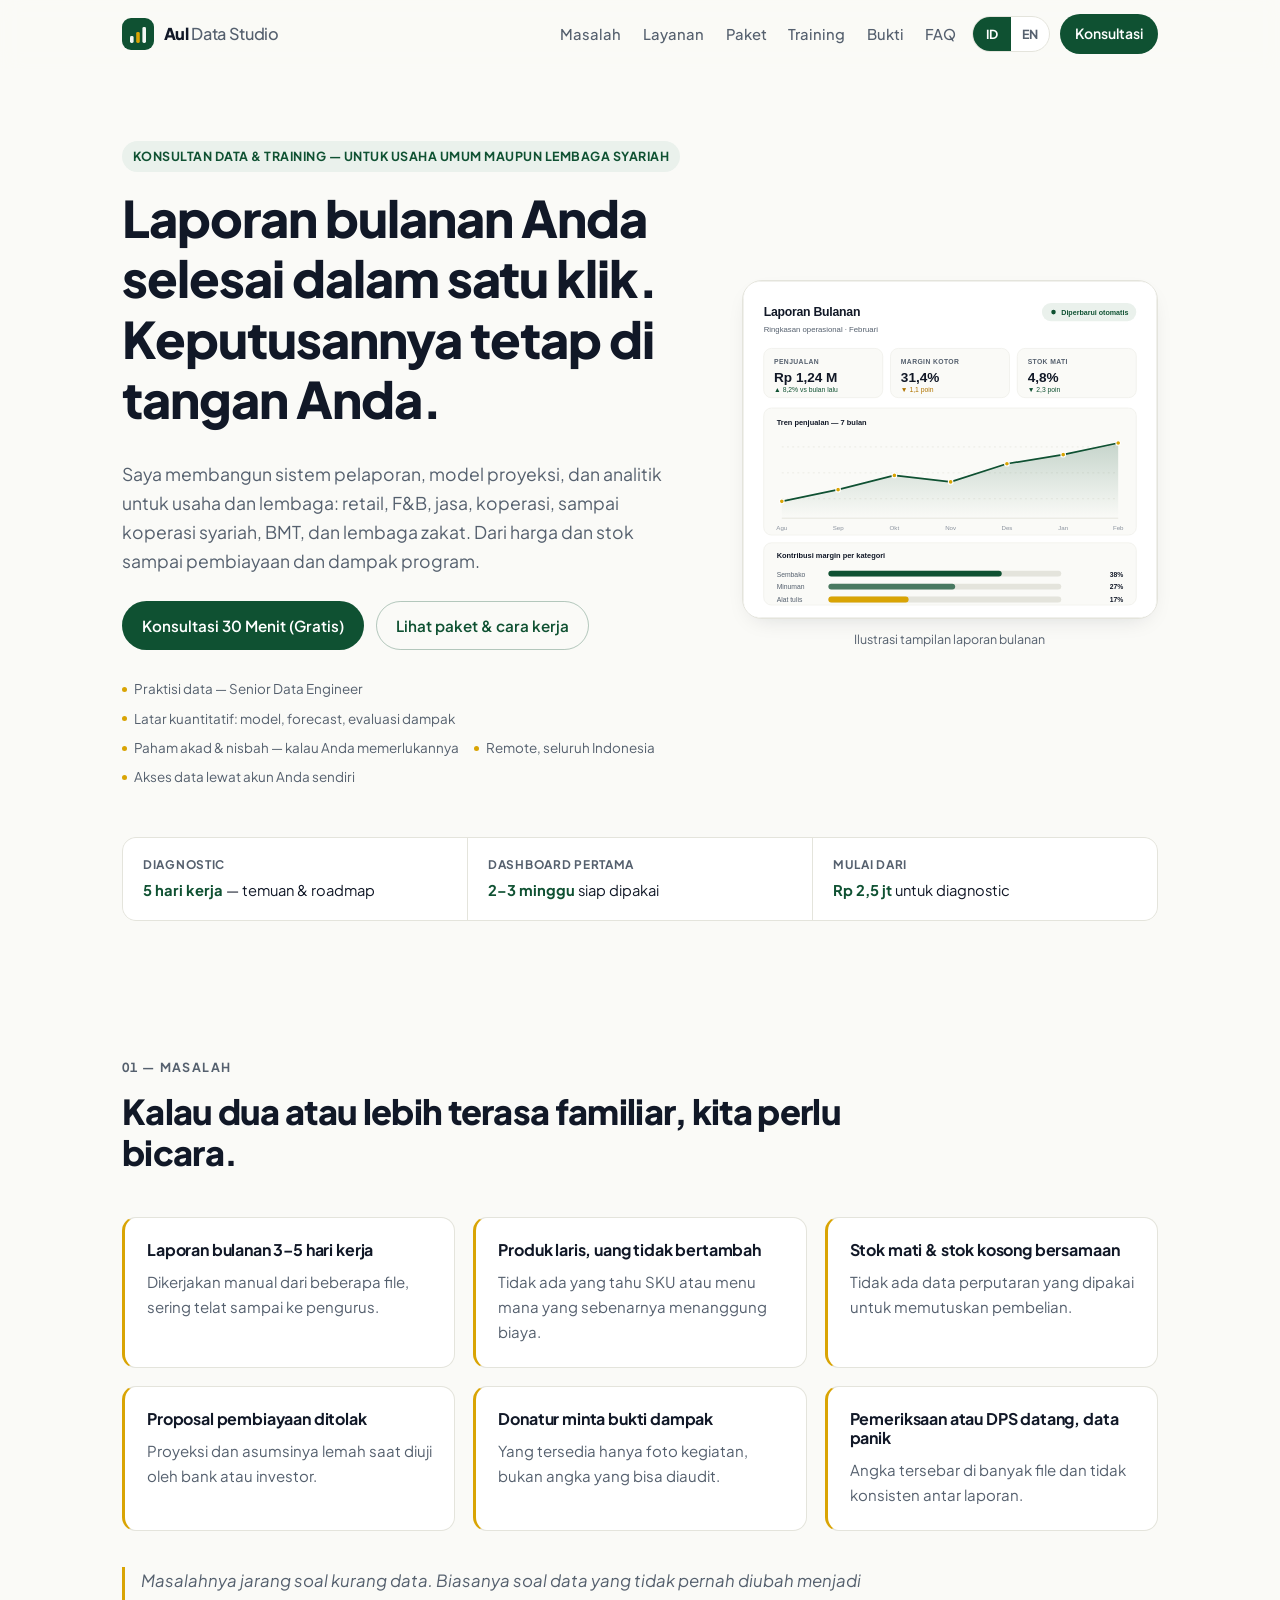
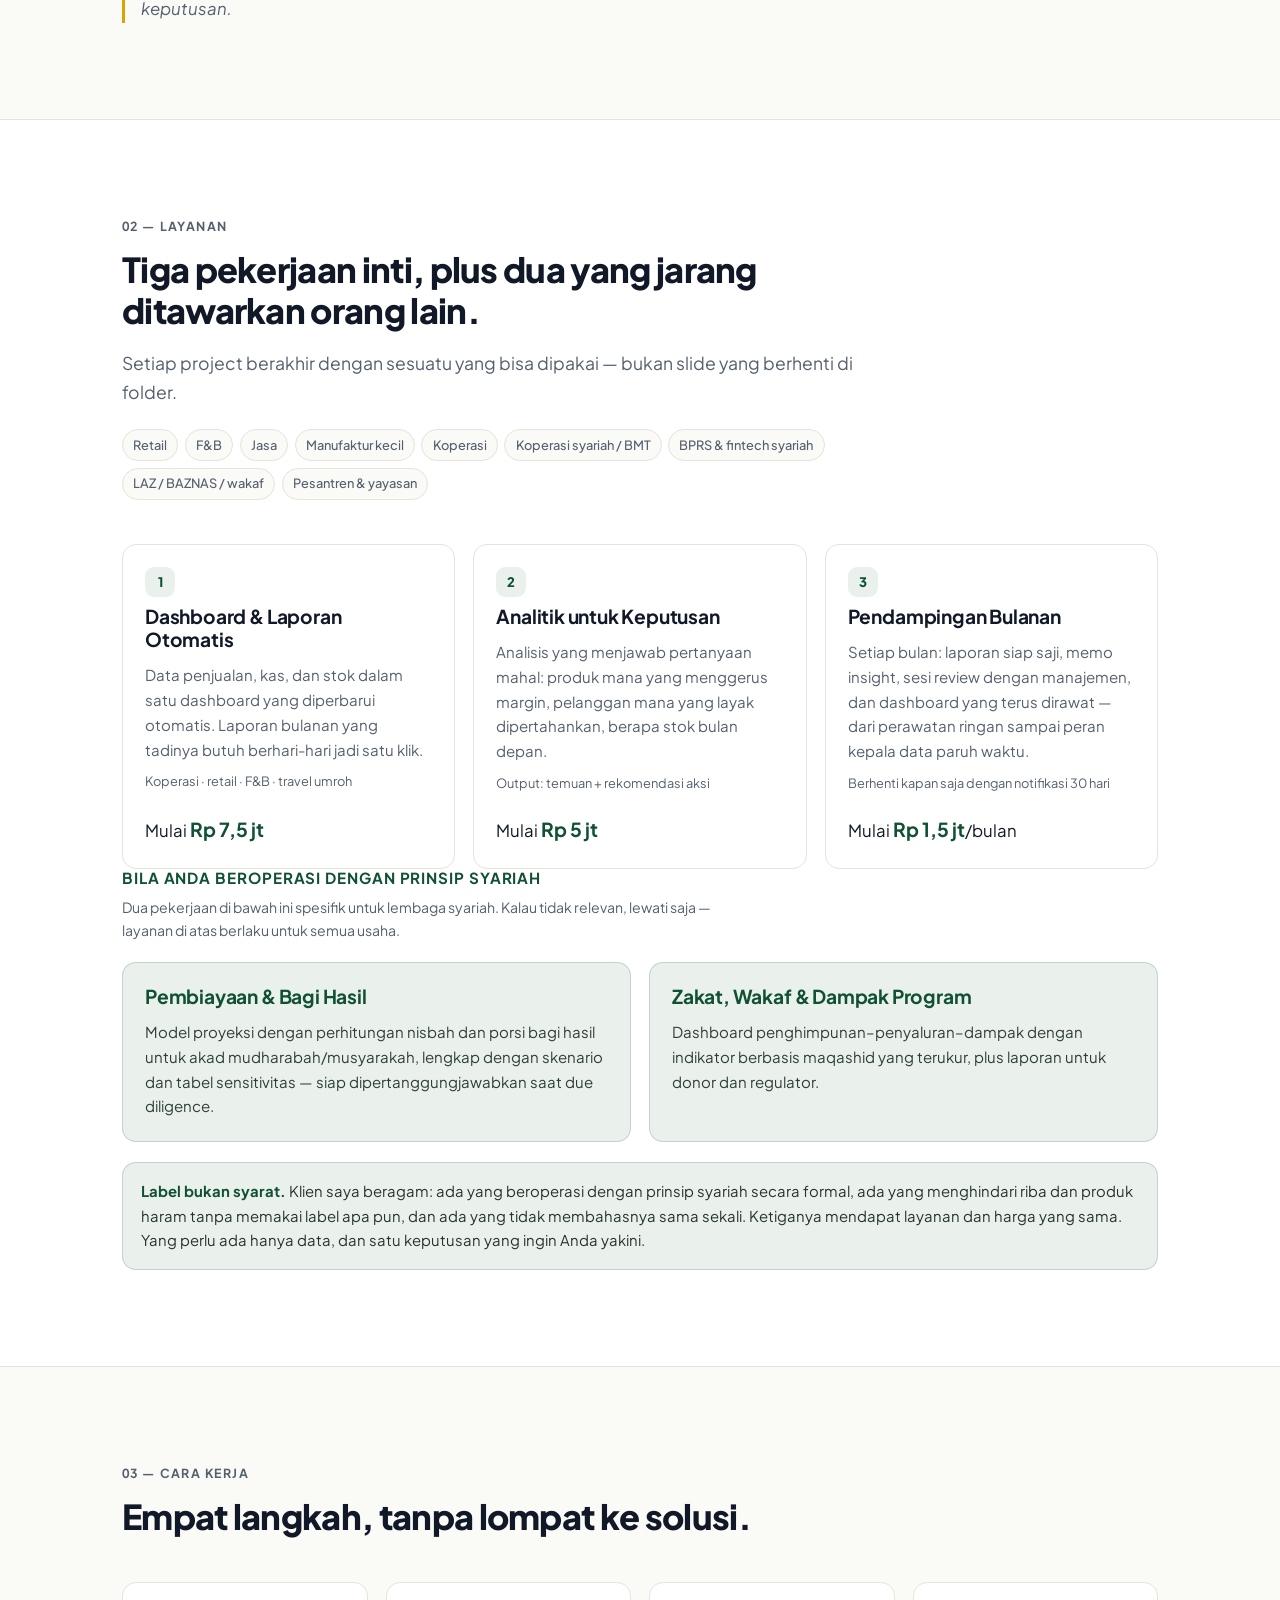
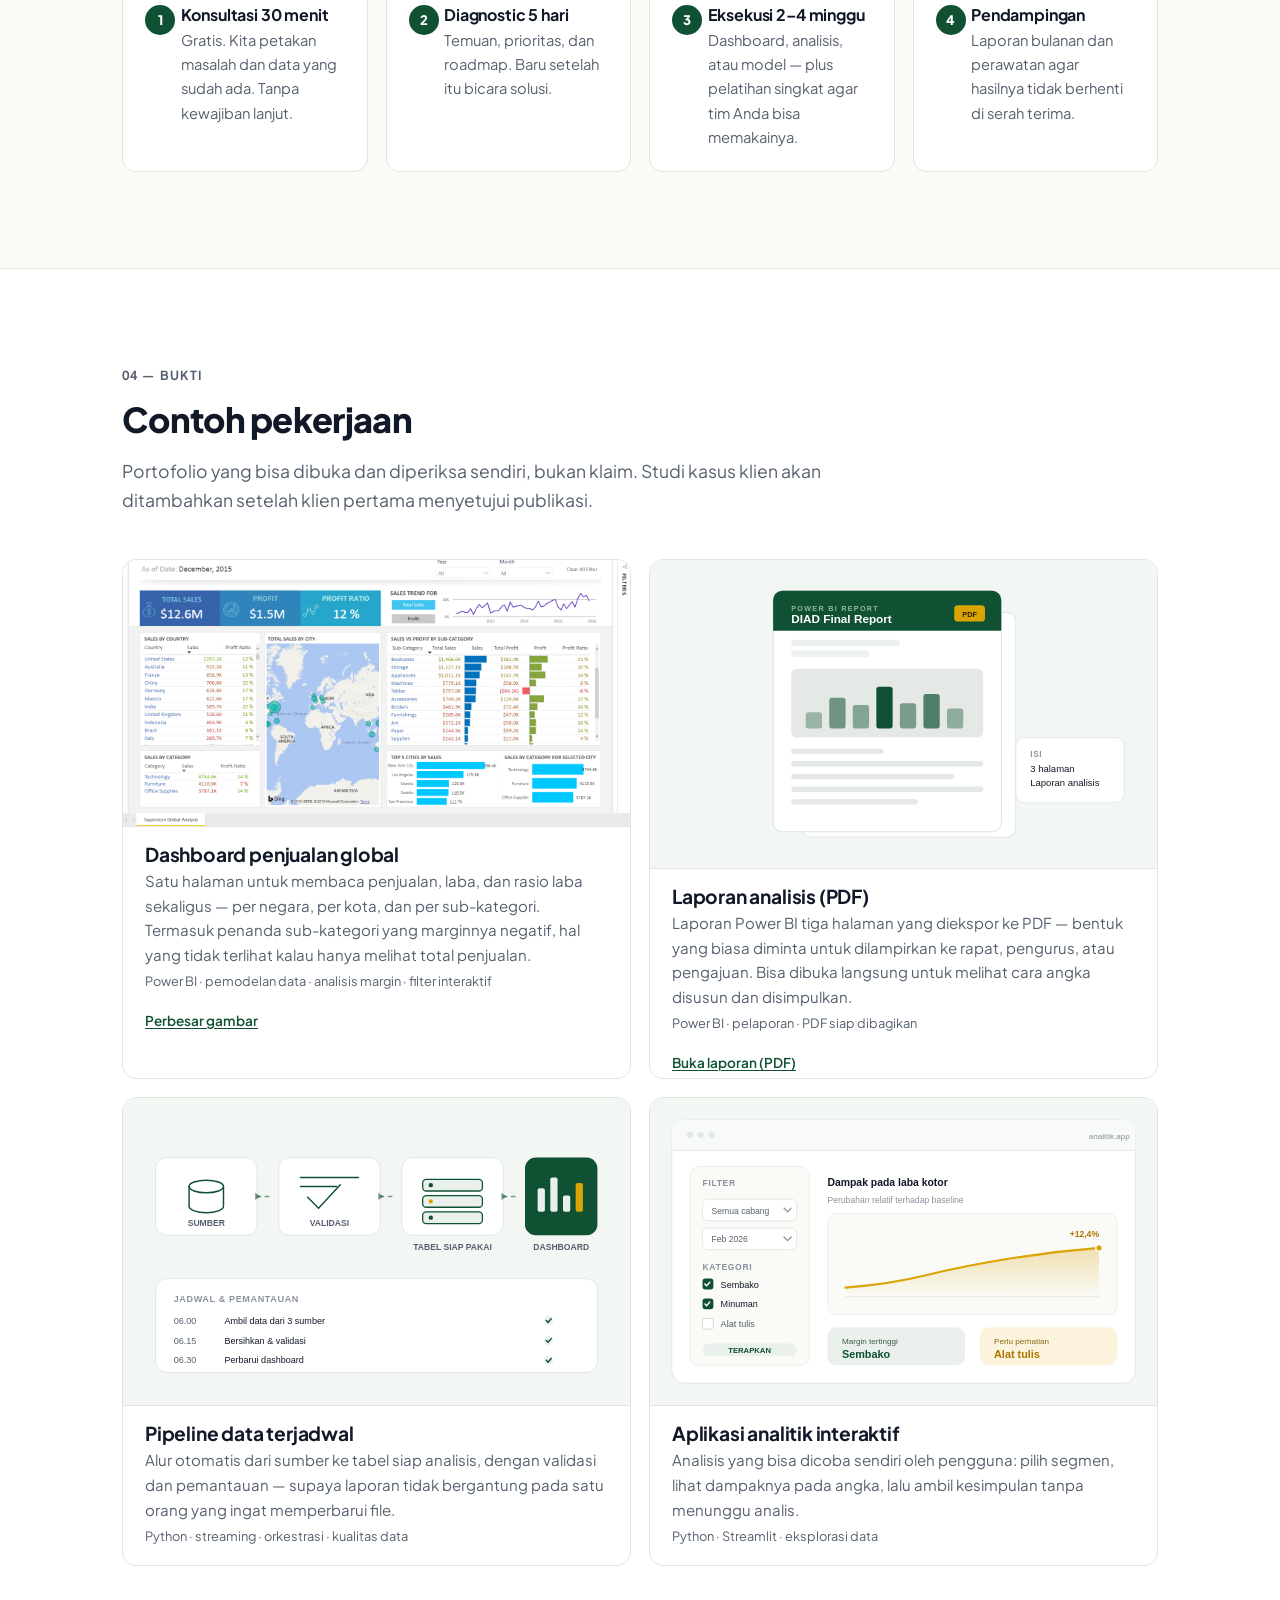
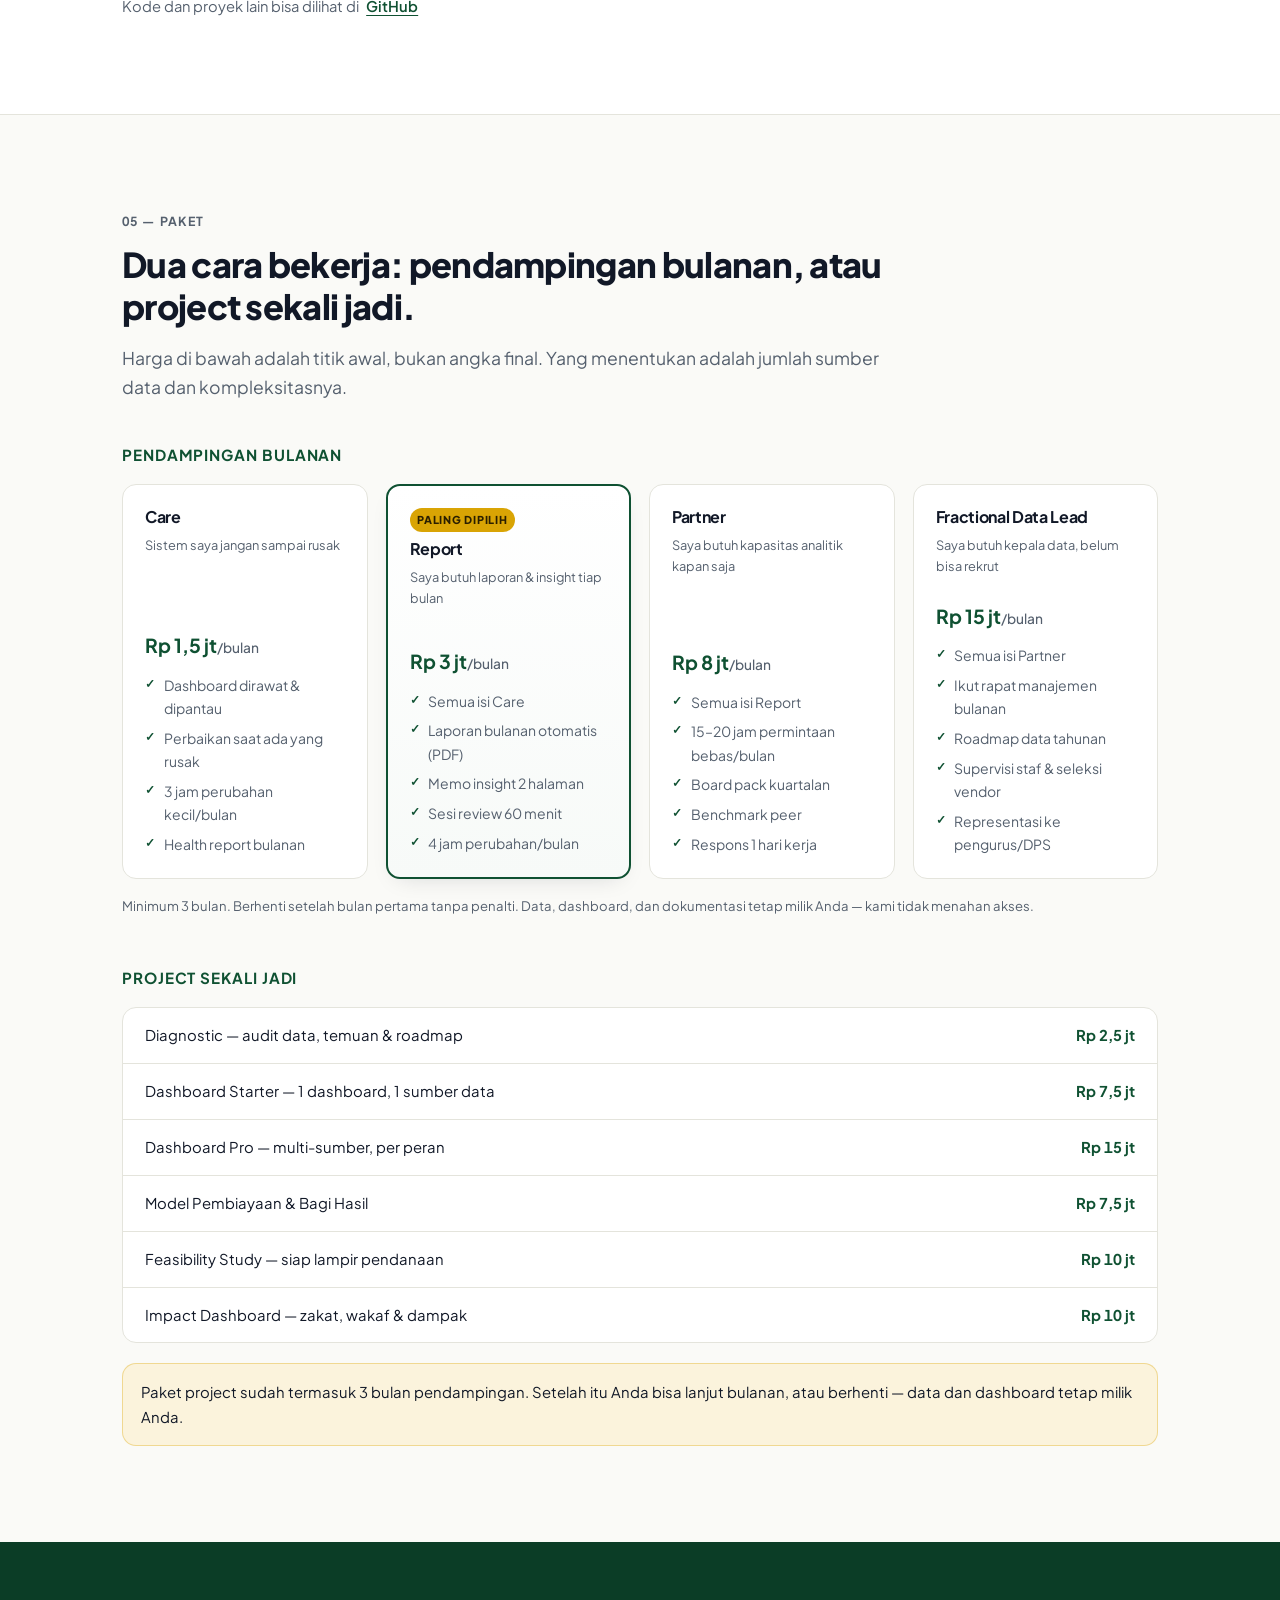
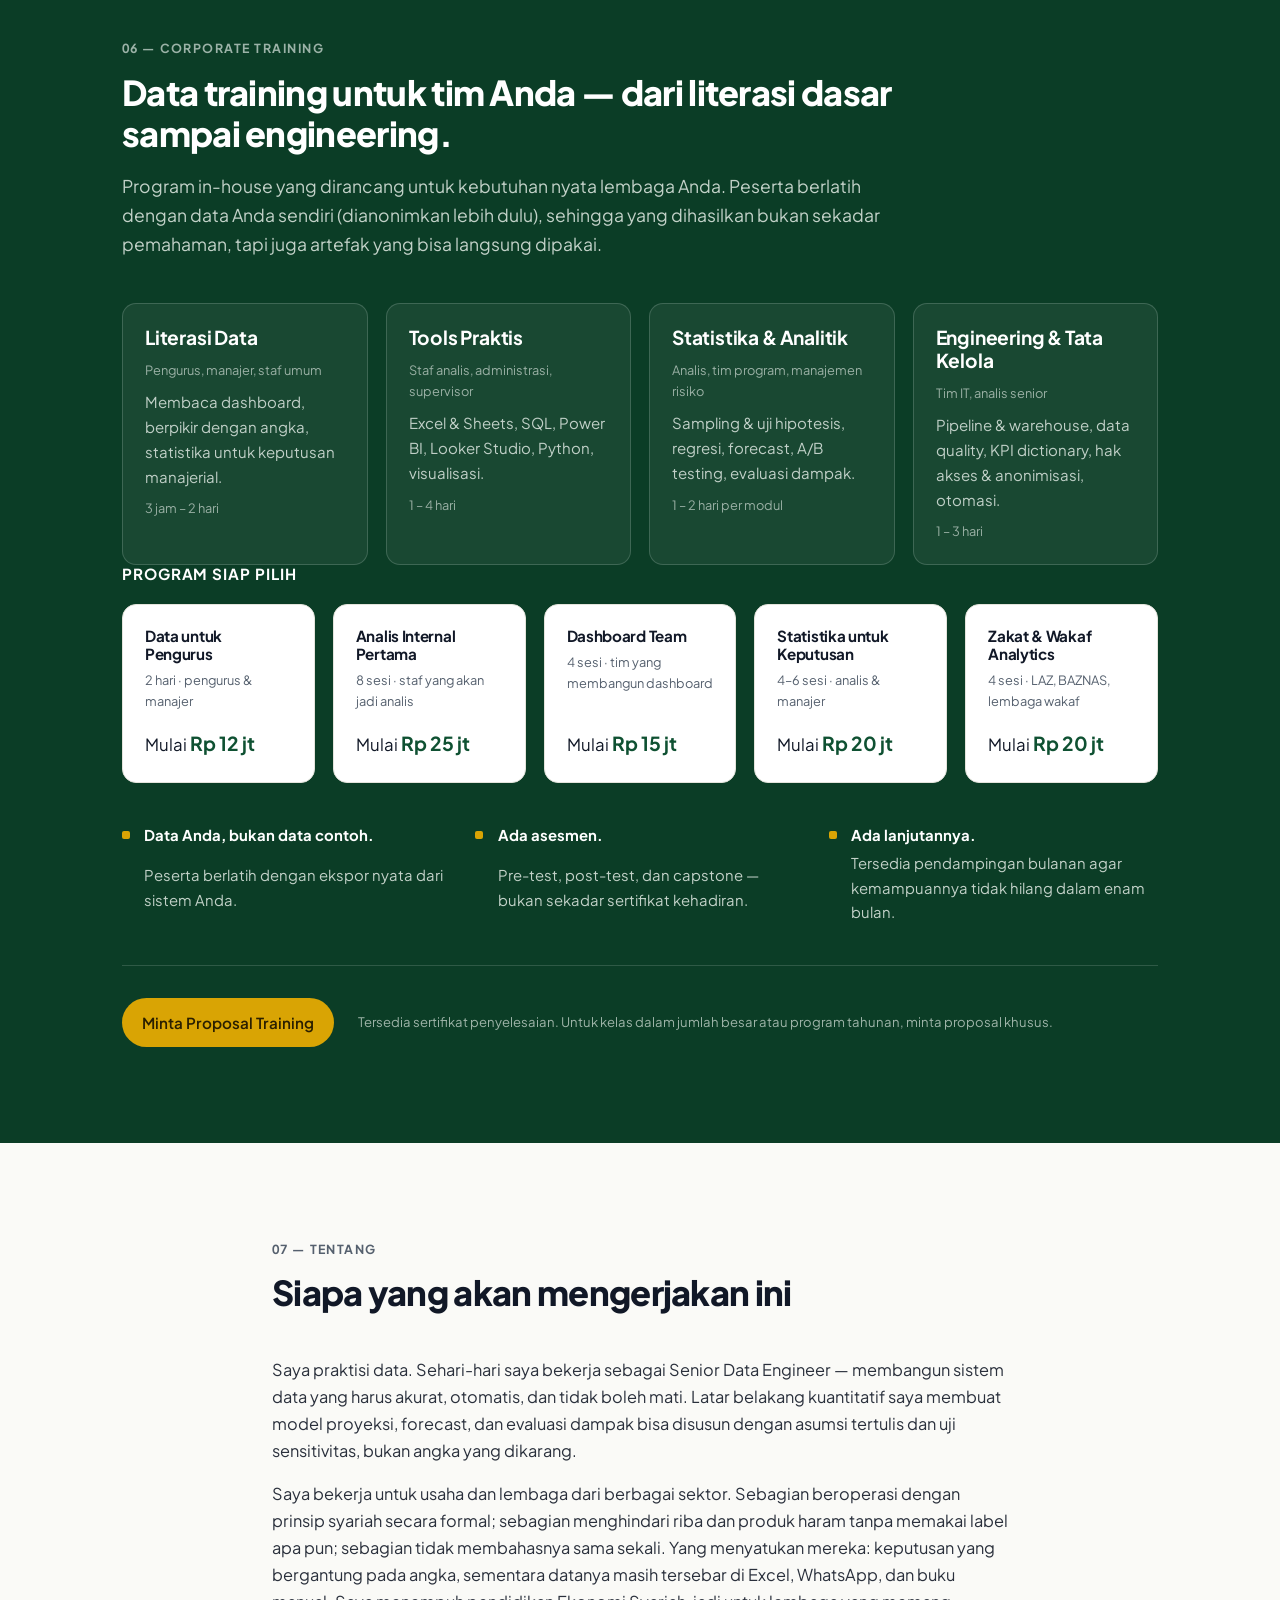
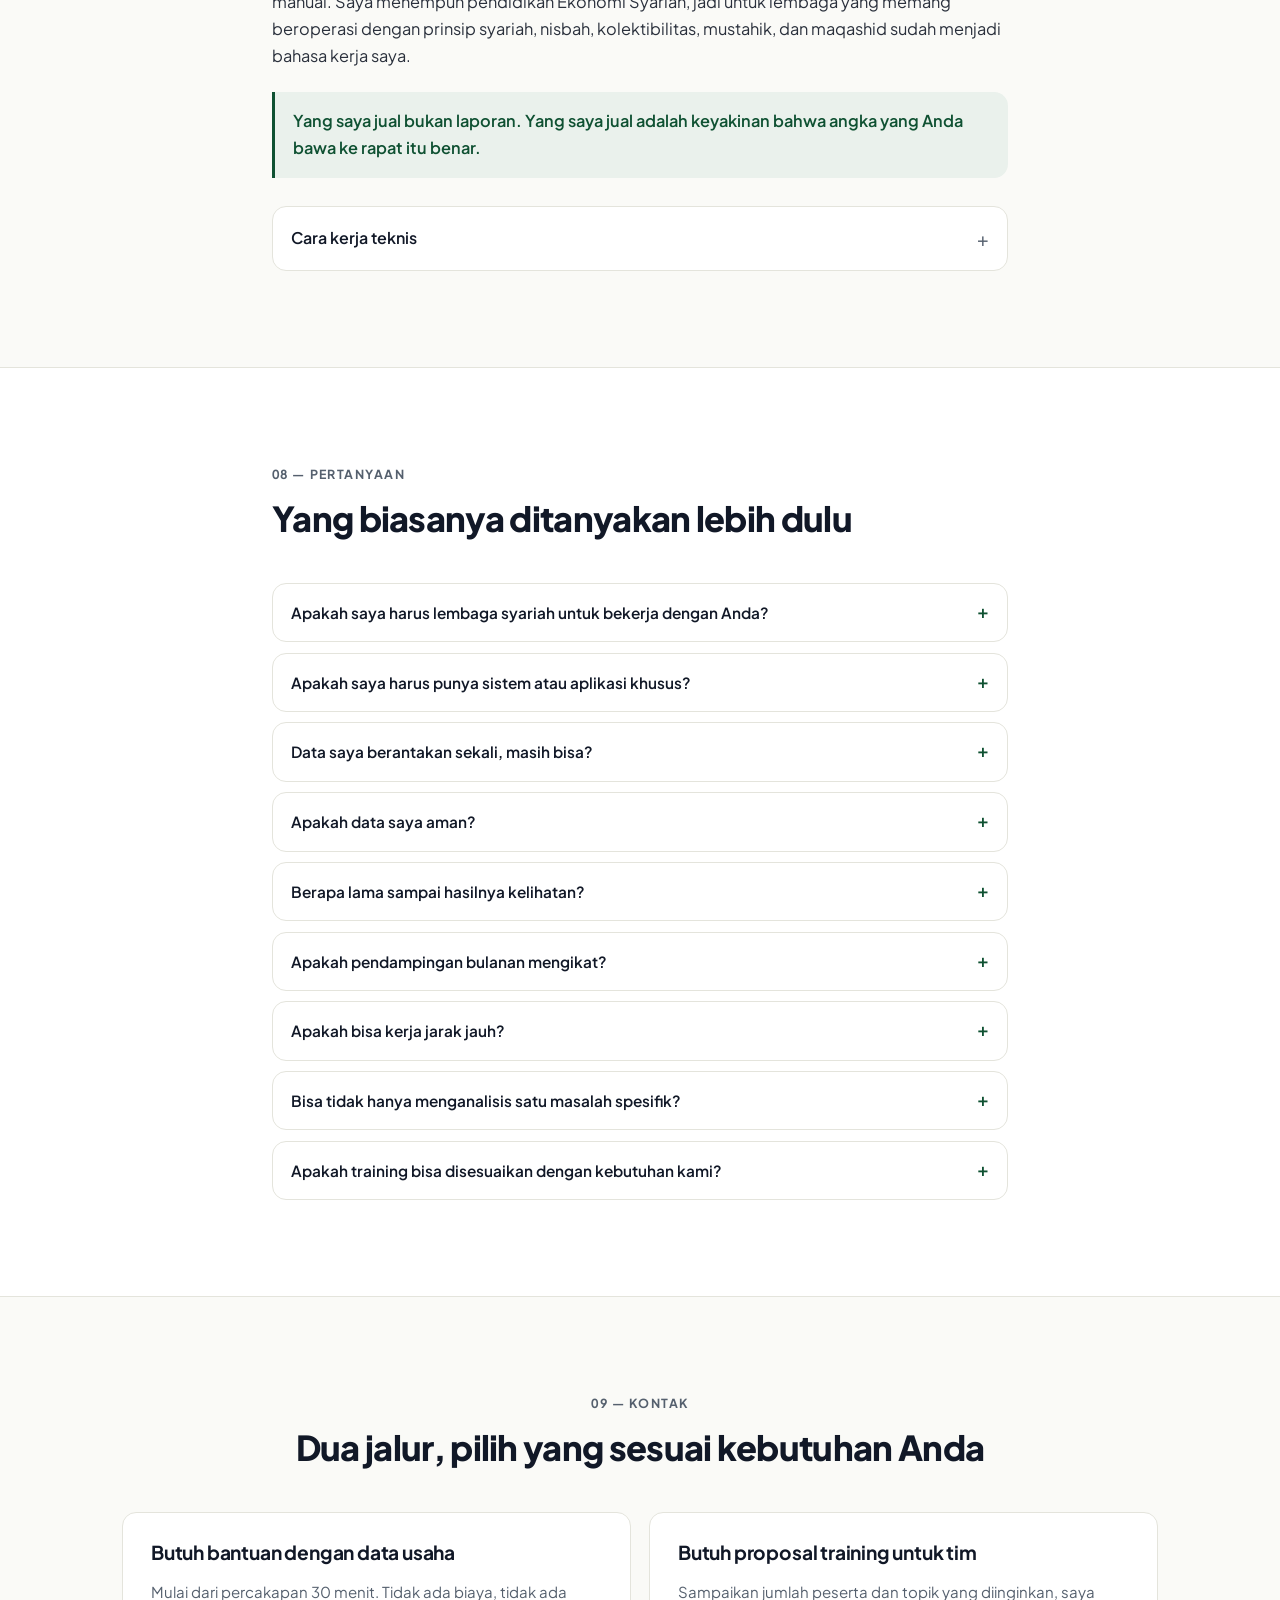
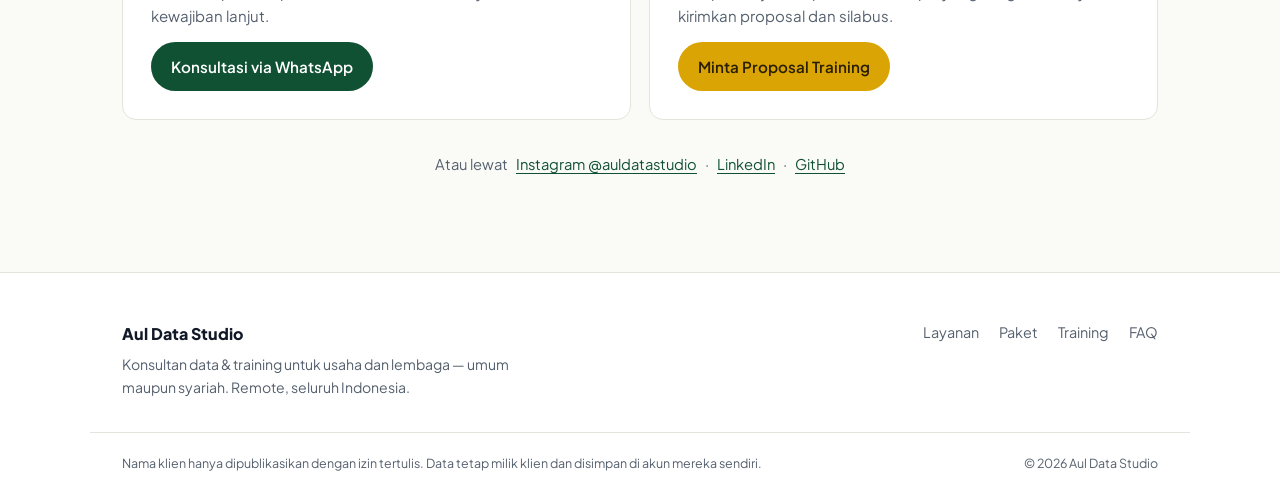
<file: index.html>
﻿<!doctype html>
<html lang="id">
<head>
<meta charset="utf-8">
<meta name="viewport" content="width=device-width, initial-scale=1">
<title>Aul Data Studio — Konsultan Data &amp; Training untuk Usaha dan Lembaga</title>
<meta name="description" content="Konsultasi data, dashboard otomatis, model pembiayaan, dan corporate training untuk usaha dan lembaga — retail, F&amp;B, koperasi, koperasi syariah, BMT, LAZ/BAZNAS. Laporan bulanan dalam satu klik.">
<meta name="theme-color" content="#0F5132">
<meta name="robots" content="index,follow">

<!-- URL situs. Dipakai di canonical, Open Graph, dan sitemap.
     Kalau nama repo atau username GitHub berubah, ganti di 4 tempat:
     baris ini, og:url, og:image, twitter:image, plus robots.txt & sitemap.xml. -->
<link rel="canonical" href="https://chairulaulia1-dev.github.io/aul-data-studio/">
<meta property="og:url" content="https://chairulaulia1-dev.github.io/aul-data-studio/">
<meta property="og:type" content="website">
<meta property="og:title" content="Aul Data Studio — Konsultan Data & Training untuk Usaha dan Lembaga">
<meta property="og:description" content="Laporan bulanan selesai dalam satu klik. Dashboard, model pembiayaan, analitik, dan corporate training untuk usaha umum maupun lembaga syariah.">
<meta property="og:image" content="https://chairulaulia1-dev.github.io/aul-data-studio/assets/img/og-image.png">
<meta property="og:image:width" content="1200">
<meta property="og:image:height" content="630">
<meta name="twitter:card" content="summary_large_image">
<meta name="twitter:title" content="Aul Data Studio">
<meta name="twitter:description" content="Konsultan data & training untuk usaha umum maupun lembaga syariah.">
<meta name="twitter:image" content="https://chairulaulia1-dev.github.io/aul-data-studio/assets/img/og-image.png">

<link rel="icon" href="assets/img/favicon.svg" type="image/svg+xml">
<link rel="preconnect" href="https://fonts.googleapis.com">
<link rel="preconnect" href="https://fonts.gstatic.com" crossorigin>
<link rel="stylesheet" href="https://fonts.googleapis.com/css2?family=Plus+Jakarta+Sans:wght@400;500;600;700;800&display=swap">
<link rel="stylesheet" href="assets/css/style.css">

<script type="application/ld+json">
{
  "@context": "https://schema.org",
  "@graph": [
    {
      "@type": "ProfessionalService",
      "@id": "https://chairulaulia1-dev.github.io/aul-data-studio/#studio",
      "name": "Aul Data Studio",
      "url": "https://chairulaulia1-dev.github.io/aul-data-studio/",
      "image": "https://chairulaulia1-dev.github.io/aul-data-studio/assets/img/og-image.png",
      "description": "Konsultasi data, dashboard, analitik, dan corporate training untuk usaha dan lembaga di Indonesia — termasuk koperasi syariah, BMT, BPRS, dan lembaga zakat/wakaf.",
      "areaServed": { "@type": "Country", "name": "Indonesia" },
      "serviceType": [
        "Konsultasi data",
        "Dashboard dan pelaporan otomatis",
        "Model pembiayaan dan bagi hasil",
        "Analitik keputusan",
        "Corporate training data"
      ],
      "priceRange": "Rp2.500.000-Rp60.000.000",
      "sameAs": ["https://www.instagram.com/auldatastudio"],
      "knowsLanguage": ["id", "en"]
    },
    {
      "@type": "Course",
      "name": "Data untuk Pengurus",
      "description": "Pelatihan dua hari agar pengurus dan manajer bisa membaca dashboard, menilai klaim berbasis angka, dan mengajukan pertanyaan yang tepat atas laporan manajemen.",
      "inLanguage": "id",
      "provider": { "@type": "Organization", "name": "Aul Data Studio" },
      "offers": { "@type": "Offer", "price": "12000000", "priceCurrency": "IDR" },
      "hasCourseInstance": {
        "@type": "CourseInstance",
        "courseMode": "onsite",
        "courseWorkload": "PT16H"
      }
    },
    {
      "@type": "Course",
      "name": "Analis Internal Pertama",
      "description": "Program delapan sesi untuk membentuk analis data internal: dari Excel dan SQL sampai statistika dasar, visualisasi, dan proyek akhir end-to-end.",
      "inLanguage": "id",
      "provider": { "@type": "Organization", "name": "Aul Data Studio" },
      "offers": { "@type": "Offer", "price": "25000000", "priceCurrency": "IDR" }
    }
  ]
}
</script>
</head>
<body>
<a class="skip-link" href="#main" data-i18n="a11y.skip">Langsung ke konten</a>

<header class="site-header" id="top">
  <div class="wrap header-inner">
    <a class="brand" href="#top">
      <span class="brand__mark" aria-hidden="true">
        <svg viewBox="0 0 32 32" width="32" height="32" role="presentation">
          <rect width="32" height="32" rx="9" fill="#0F5132"/>
          <rect x="8" y="18" width="3.6" height="7" rx="1.4" fill="#F3F7F4"/>
          <rect x="14.2" y="14" width="3.6" height="11" rx="1.4" fill="#D9A404"/>
          <rect x="20.4" y="9" width="3.6" height="16" rx="1.4" fill="#F3F7F4"/>
        </svg>
      </span>
      <span class="brand__text">Aul<span> Data Studio</span></span>
    </a>

    <nav class="nav" id="nav" aria-label="Navigasi utama" data-i18n-attr="aria-label:nav.label">
      <ul class="nav__list">
        <li><a href="#masalah" data-i18n="nav.problems">Masalah</a></li>
        <li><a href="#layanan" data-i18n="nav.services">Layanan</a></li>
        <li><a href="#paket" data-i18n="nav.pricing">Paket</a></li>
        <li><a href="#training" data-i18n="nav.training">Training</a></li>
        <li><a href="#bukti" data-i18n="nav.proof">Bukti</a></li>
        <li><a href="#faq" data-i18n="nav.faq">FAQ</a></li>
      </ul>
    </nav>

    <div class="header-tools">
      <div class="lang" role="group" aria-label="Bahasa" data-i18n-attr="aria-label:nav.lang">
        <button type="button" data-lang="id" aria-pressed="true">ID</button>
        <button type="button" data-lang="en" aria-pressed="false">EN</button>
      </div>
      <a class="btn btn--primary btn--sm js-wa" data-wa="consult" href="https://wa.me/6281284810608" target="_blank" rel="noopener" data-i18n="nav.cta">Konsultasi</a>
      <button class="burger" id="burger" type="button" aria-expanded="false" aria-controls="nav" aria-label="Buka menu" data-i18n-attr="aria-label:nav.menu">
        <span aria-hidden="true"></span><span aria-hidden="true"></span><span aria-hidden="true"></span>
      </button>
    </div>
  </div>
</header>

<main id="main">

  <!-- ============ HERO ============ -->
  <section class="hero" id="hero">
    <div class="wrap hero__inner">
      <div class="hero__copy">
        <p class="eyebrow" data-i18n="hero.eyebrow">Konsultan data &amp; training — untuk usaha umum maupun lembaga syariah</p>
        <h1 data-i18n="hero.title">Laporan bulanan Anda selesai dalam satu klik. Keputusannya tetap di tangan Anda.</h1>
        <p class="lede" data-i18n="hero.lede">Saya membangun sistem pelaporan, model proyeksi, dan analitik untuk usaha dan lembaga: retail, F&amp;B, jasa, koperasi, sampai koperasi syariah, BMT, dan lembaga zakat. Dari harga dan stok sampai pembiayaan dan dampak program.</p>
        <div class="hero__actions">
          <a class="btn btn--primary js-wa" data-wa="consult" href="https://wa.me/6281284810608" target="_blank" rel="noopener" data-i18n="hero.cta1">Konsultasi 30 Menit (Gratis)</a>
          <a class="btn btn--ghost" href="#paket" data-i18n="hero.cta2">Lihat paket &amp; cara kerja</a>
        </div>
        <ul class="trust">
          <li data-i18n="trust.1">Praktisi data — Senior Data Engineer</li>
          <li data-i18n="trust.2">Latar kuantitatif: model, forecast, evaluasi dampak</li>
          <li data-i18n="trust.3">Paham akad &amp; nisbah — kalau Anda memerlukannya</li>
          <li data-i18n="trust.4">Remote, seluruh Indonesia</li>
          <li data-i18n="trust.5">Akses data lewat akun Anda sendiri</li>
        </ul>
      </div>

      <figure class="hero__visual">
        <img src="assets/img/hero-report.svg" alt="Ilustrasi laporan bulanan: kartu ringkasan, tren penjualan, dan komposisi margin" width="640" height="520" loading="eager" decoding="async">
        <figcaption data-i18n="hero.illus">Ilustrasi tampilan laporan bulanan</figcaption>
      </figure>
    </div>

    <div class="wrap">
      <dl class="facts">
        <div>
          <dt data-i18n="facts.1.t">Diagnostic</dt>
          <dd data-i18n-html="facts.1.d"><strong>5 hari kerja</strong> — temuan &amp; roadmap</dd>
        </div>
        <div>
          <dt data-i18n="facts.2.t">Dashboard pertama</dt>
          <dd data-i18n-html="facts.2.d"><strong>2–3 minggu</strong> siap dipakai</dd>
        </div>
        <div>
          <dt data-i18n="facts.3.t">Mulai dari</dt>
          <dd data-i18n-html="facts.3.d"><strong>Rp 2,5 jt</strong> untuk diagnostic</dd>
        </div>
      </dl>
    </div>
  </section>

  <!-- ============ MASALAH ============ -->
  <section class="section" id="masalah">
    <div class="wrap">
      <header class="section__head">
        <p class="kicker">01 — <span data-i18n="problems.kicker">Masalah</span></p>
        <h2 data-i18n="problems.title">Kalau dua atau lebih terasa familiar, kita perlu bicara.</h2>
      </header>

      <div class="grid grid--3">
        <article class="card card--problem">
          <h3 data-i18n="problems.1.t">Laporan bulanan 3–5 hari kerja</h3>
          <p data-i18n="problems.1.d">Dikerjakan manual dari beberapa file, sering telat sampai ke pengurus.</p>
        </article>
        <article class="card card--problem">
          <h3 data-i18n="problems.2.t">Produk laris, uang tidak bertambah</h3>
          <p data-i18n="problems.2.d">Tidak ada yang tahu SKU atau menu mana yang sebenarnya menanggung biaya.</p>
        </article>
        <article class="card card--problem">
          <h3 data-i18n="problems.3.t">Stok mati &amp; stok kosong bersamaan</h3>
          <p data-i18n="problems.3.d">Tidak ada data perputaran yang dipakai untuk memutuskan pembelian.</p>
        </article>
        <article class="card card--problem">
          <h3 data-i18n="problems.4.t">Proposal pembiayaan ditolak</h3>
          <p data-i18n="problems.4.d">Proyeksi dan asumsinya lemah saat diuji oleh bank atau investor.</p>
        </article>
        <article class="card card--problem">
          <h3 data-i18n="problems.5.t">Donatur minta bukti dampak</h3>
          <p data-i18n="problems.5.d">Yang tersedia hanya foto kegiatan, bukan angka yang bisa diaudit.</p>
        </article>
        <article class="card card--problem">
          <h3 data-i18n="problems.6.t">Pemeriksaan atau DPS datang, data panik</h3>
          <p data-i18n="problems.6.d">Angka tersebar di banyak file dan tidak konsisten antar laporan.</p>
        </article>
      </div>

      <p class="section__note" data-i18n="problems.note">Masalahnya jarang soal kurang data. Biasanya soal data yang tidak pernah diubah menjadi keputusan.</p>
    </div>
  </section>

  <!-- ============ LAYANAN ============ -->
  <section class="section section--alt" id="layanan">
    <div class="wrap">
      <header class="section__head">
        <p class="kicker">02 — <span data-i18n="services.kicker">Layanan</span></p>
        <h2 data-i18n="services.title">Tiga pekerjaan inti, plus dua yang jarang ditawarkan orang lain.</h2>
        <p class="lede" data-i18n="services.lede">Setiap project berakhir dengan sesuatu yang bisa dipakai — bukan slide yang berhenti di folder.</p>
        <ul class="chips" aria-label="Sektor yang dilayani" data-i18n-attr="aria-label:services.chipsLabel">
          <li data-i18n="sector.1">Retail</li>
          <li data-i18n="sector.2">F&amp;B</li>
          <li data-i18n="sector.3">Jasa</li>
          <li data-i18n="sector.4">Manufaktur kecil</li>
          <li data-i18n="sector.5">Koperasi</li>
          <li data-i18n="sector.6">Koperasi syariah / BMT</li>
          <li data-i18n="sector.7">BPRS &amp; fintech syariah</li>
          <li data-i18n="sector.8">LAZ / BAZNAS / wakaf</li>
          <li data-i18n="sector.9">Pesantren &amp; yayasan</li>
        </ul>
      </header>

      <div class="grid grid--3">
        <article class="card card--service">
          <span class="card__num">1</span>
          <h3 data-i18n="services.1.t">Dashboard &amp; Laporan Otomatis</h3>
          <p data-i18n="services.1.d">Data penjualan, kas, dan stok dalam satu dashboard yang diperbarui otomatis. Laporan bulanan yang tadinya butuh berhari-hari jadi satu klik.</p>
          <p class="card__meta" data-i18n="services.1.meta">Koperasi · retail · F&amp;B · travel umroh</p>
          <p class="card__price" data-i18n-html="services.1.price">Mulai <strong>Rp 7,5 jt</strong></p>
        </article>

        <article class="card card--service">
          <span class="card__num">2</span>
          <h3 data-i18n="services.2.t">Analitik untuk Keputusan</h3>
          <p data-i18n="services.2.d">Analisis yang menjawab pertanyaan mahal: produk mana yang menggerus margin, pelanggan mana yang layak dipertahankan, berapa stok bulan depan.</p>
          <p class="card__meta" data-i18n="services.2.meta">Output: temuan + rekomendasi aksi</p>
          <p class="card__price" data-i18n-html="services.2.price">Mulai <strong>Rp 5 jt</strong></p>
        </article>

        <article class="card card--service">
          <span class="card__num">3</span>
          <h3 data-i18n="services.3.t">Pendampingan Bulanan</h3>
          <p data-i18n="services.3.d">Setiap bulan: laporan siap saji, memo insight, sesi review dengan manajemen, dan dashboard yang terus dirawat — dari perawatan ringan sampai peran kepala data paruh waktu.</p>
          <p class="card__meta" data-i18n="services.3.meta">Berhenti kapan saja dengan notifikasi 30 hari</p>
          <p class="card__price" data-i18n-html="services.3.price">Mulai <strong>Rp 1,5 jt</strong>/bulan</p>
        </article>
      </div>

      <h3 class="subhead" data-i18n="services.syariahTitle">Bila Anda beroperasi dengan prinsip syariah</h3>
      <p class="subhead-note" data-i18n="services.syariahNote">Dua pekerjaan di bawah ini spesifik untuk lembaga syariah. Kalau tidak relevan, lewati saja — layanan di atas berlaku untuk semua usaha.</p>
      <div class="grid grid--2">
        <article class="card card--syariah">
          <h3 data-i18n="services.4.t">Pembiayaan &amp; Bagi Hasil</h3>
          <p data-i18n="services.4.d">Model proyeksi dengan perhitungan nisbah dan porsi bagi hasil untuk akad mudharabah/musyarakah, lengkap dengan skenario dan tabel sensitivitas — siap dipertanggungjawabkan saat due diligence.</p>
        </article>
        <article class="card card--syariah">
          <h3 data-i18n="services.5.t">Zakat, Wakaf &amp; Dampak Program</h3>
          <p data-i18n="services.5.d">Dashboard penghimpunan–penyaluran–dampak dengan indikator berbasis maqashid yang terukur, plus laporan untuk donor dan regulator.</p>
        </article>
      </div>

      <div class="callout callout--soft">
        <p data-i18n-html="services.inclusive"><strong>Label bukan syarat.</strong> Klien saya beragam: ada yang beroperasi dengan prinsip syariah secara formal, ada yang menghindari riba dan produk haram tanpa memakai label apa pun, dan ada yang tidak membahasnya sama sekali. Ketiganya mendapat layanan dan harga yang sama. Yang perlu ada hanya data, dan satu keputusan yang ingin Anda yakini.</p>
      </div>
    </div>
  </section>

  <!-- ============ CARA KERJA ============ -->
  <section class="section" id="cara-kerja">
    <div class="wrap">
      <header class="section__head">
        <p class="kicker">03 — <span data-i18n="steps.kicker">Cara kerja</span></p>
        <h2 data-i18n="steps.title">Empat langkah, tanpa lompat ke solusi.</h2>
      </header>

      <ol class="steps">
        <li>
          <h3 data-i18n="steps.1.t">Konsultasi 30 menit</h3>
          <p data-i18n="steps.1.d">Gratis. Kita petakan masalah dan data yang sudah ada. Tanpa kewajiban lanjut.</p>
        </li>
        <li>
          <h3 data-i18n="steps.2.t">Diagnostic 5 hari</h3>
          <p data-i18n="steps.2.d">Temuan, prioritas, dan roadmap. Baru setelah itu bicara solusi.</p>
        </li>
        <li>
          <h3 data-i18n="steps.3.t">Eksekusi 2–4 minggu</h3>
          <p data-i18n="steps.3.d">Dashboard, analisis, atau model — plus pelatihan singkat agar tim Anda bisa memakainya.</p>
        </li>
        <li>
          <h3 data-i18n="steps.4.t">Pendampingan</h3>
          <p data-i18n="steps.4.d">Laporan bulanan dan perawatan agar hasilnya tidak berhenti di serah terima.</p>
        </li>
      </ol>
    </div>
  </section>

  <!-- ============ BUKTI ============ -->
  <section class="section section--alt" id="bukti">
    <div class="wrap">
      <header class="section__head">
        <p class="kicker">04 — <span data-i18n="proof.kicker">Bukti</span></p>
        <h2 data-i18n="proof.title">Contoh pekerjaan</h2>
        <p class="lede" data-i18n="proof.lede">Portofolio yang bisa dibuka dan diperiksa sendiri, bukan klaim. Studi kasus klien akan ditambahkan setelah klien pertama menyetujui publikasi.</p>
      </header>

      <div class="grid grid--2">
        <article class="card card--work">
          <div class="card__media card__media--shot">
            <a href="assets/img/work-superstore.png" target="_blank" rel="noopener" class="card__zoom">
              <img src="assets/img/work-superstore.png" alt="Dashboard Power BI Superstore Global Analysis: penjualan per negara, peta penjualan per kota, tren penjualan, dan laba per sub-kategori" width="1366" height="716" loading="lazy" decoding="async">
            </a>
          </div>
          <h3 data-i18n="proof.1.t">Dashboard penjualan global</h3>
          <p data-i18n="proof.1.d">Satu halaman untuk membaca penjualan, laba, dan rasio laba sekaligus — per negara, per kota, dan per sub-kategori. Termasuk penanda sub-kategori yang marginnya negatif, hal yang tidak terlihat kalau hanya melihat total penjualan.</p>
          <p class="card__meta" data-i18n="proof.1.meta">Power BI · pemodelan data · analisis margin · filter interaktif</p>
          <p class="card__link"><a href="assets/img/work-superstore.png" target="_blank" rel="noopener" data-i18n="proof.zoom">Perbesar gambar</a></p>
        </article>

        <article class="card card--work">
          <div class="card__media">
            <a href="assets/portfolio/diad-final-report.pdf" target="_blank" rel="noopener" class="card__zoom">
              <img src="assets/img/work-report.svg" alt="Sampul laporan DIAD Final Report, ekspor Power BI dalam format PDF" width="560" height="340" loading="lazy" decoding="async">
            </a>
          </div>
          <h3 data-i18n="proof.2.t">Laporan analisis (PDF)</h3>
          <p data-i18n="proof.2.d">Laporan Power BI tiga halaman yang diekspor ke PDF — bentuk yang biasa diminta untuk dilampirkan ke rapat, pengurus, atau pengajuan. Bisa dibuka langsung untuk melihat cara angka disusun dan disimpulkan.</p>
          <p class="card__meta" data-i18n="proof.2.meta">Power BI · pelaporan · PDF siap dibagikan</p>
          <p class="card__link"><a href="assets/portfolio/diad-final-report.pdf" target="_blank" rel="noopener" data-i18n="proof.openPdf">Buka laporan (PDF)</a></p>
        </article>

        <article class="card card--work">
          <div class="card__media"><img src="assets/img/work-pipeline.svg" alt="Ilustrasi alur pipeline data: sumber, transformasi, penyimpanan, dan dashboard" width="560" height="340" loading="lazy" decoding="async"></div>
          <h3 data-i18n="proof.3.t">Pipeline data terjadwal</h3>
          <p data-i18n="proof.3.d">Alur otomatis dari sumber ke tabel siap analisis, dengan validasi dan pemantauan — supaya laporan tidak bergantung pada satu orang yang ingat memperbarui file.</p>
          <p class="card__meta" data-i18n="proof.3.meta">Python · streaming · orkestrasi · kualitas data</p>
        </article>

        <article class="card card--work">
          <div class="card__media"><img src="assets/img/work-app.svg" alt="Ilustrasi aplikasi analitik interaktif dengan panel filter dan grafik hasil" width="560" height="340" loading="lazy" decoding="async"></div>
          <h3 data-i18n="proof.4.t">Aplikasi analitik interaktif</h3>
          <p data-i18n="proof.4.d">Analisis yang bisa dicoba sendiri oleh pengguna: pilih segmen, lihat dampaknya pada angka, lalu ambil kesimpulan tanpa menunggu analis.</p>
          <p class="card__meta" data-i18n="proof.4.meta">Python · Streamlit · eksplorasi data</p>
        </article>
      </div>

      <p class="proof__more">
        <span data-i18n="proof.more">Kode dan proyek lain bisa dilihat di</span>
        <a class="js-github" data-github href="https://github.com/chairulaulia1-dev" target="_blank" rel="noopener">GitHub</a>
      </p>
    </div>
  </section>

  <!-- ============ PAKET ============ -->
  <section class="section" id="paket">
    <div class="wrap">
      <header class="section__head">
        <p class="kicker">05 — <span data-i18n="pricing.kicker">Paket</span></p>
        <h2 data-i18n="pricing.title">Dua cara bekerja: pendampingan bulanan, atau project sekali jadi.</h2>
        <p class="lede" data-i18n="pricing.lede">Harga di bawah adalah titik awal, bukan angka final. Yang menentukan adalah jumlah sumber data dan kompleksitasnya.</p>
      </header>

      <h3 class="subhead" data-i18n="pricing.subs">Pendampingan bulanan</h3>
      <div class="grid grid--4">
        <article class="card card--tier">
          <h4 data-i18n="tier.care.t">Care</h4>
          <p class="card__meta" data-i18n="tier.care.lede">Sistem saya jangan sampai rusak</p>
          <p class="card__price" data-i18n-html="tier.care.price"><strong>Rp 1,5 jt</strong><span>/bulan</span></p>
          <ul class="ticks">
            <li data-i18n="tier.care.f1">Dashboard dirawat &amp; dipantau</li>
            <li data-i18n="tier.care.f2">Perbaikan saat ada yang rusak</li>
            <li data-i18n="tier.care.f3">3 jam perubahan kecil/bulan</li>
            <li data-i18n="tier.care.f4">Health report bulanan</li>
          </ul>
        </article>

        <article class="card card--tier card--featured">
          <span class="badge" data-i18n="tier.popular">Paling dipilih</span>
          <h4 data-i18n="tier.report.t">Report</h4>
          <p class="card__meta" data-i18n="tier.report.lede">Saya butuh laporan &amp; insight tiap bulan</p>
          <p class="card__price" data-i18n-html="tier.report.price"><strong>Rp 3 jt</strong><span>/bulan</span></p>
          <ul class="ticks">
            <li data-i18n="tier.report.f1">Semua isi Care</li>
            <li data-i18n="tier.report.f2">Laporan bulanan otomatis (PDF)</li>
            <li data-i18n="tier.report.f3">Memo insight 2 halaman</li>
            <li data-i18n="tier.report.f4">Sesi review 60 menit</li>
            <li data-i18n="tier.report.f5">4 jam perubahan/bulan</li>
          </ul>
        </article>

        <article class="card card--tier">
          <h4 data-i18n="tier.partner.t">Partner</h4>
          <p class="card__meta" data-i18n="tier.partner.lede">Saya butuh kapasitas analitik kapan saja</p>
          <p class="card__price" data-i18n-html="tier.partner.price"><strong>Rp 8 jt</strong><span>/bulan</span></p>
          <ul class="ticks">
            <li data-i18n="tier.partner.f1">Semua isi Report</li>
            <li data-i18n="tier.partner.f2">15–20 jam permintaan bebas/bulan</li>
            <li data-i18n="tier.partner.f3">Board pack kuartalan</li>
            <li data-i18n="tier.partner.f4">Benchmark peer</li>
            <li data-i18n="tier.partner.f5">Respons 1 hari kerja</li>
          </ul>
        </article>

        <article class="card card--tier">
          <h4 data-i18n="tier.lead.t">Fractional Data Lead</h4>
          <p class="card__meta" data-i18n="tier.lead.lede">Saya butuh kepala data, belum bisa rekrut</p>
          <p class="card__price" data-i18n-html="tier.lead.price"><strong>Rp 15 jt</strong><span>/bulan</span></p>
          <ul class="ticks">
            <li data-i18n="tier.lead.f1">Semua isi Partner</li>
            <li data-i18n="tier.lead.f2">Ikut rapat manajemen bulanan</li>
            <li data-i18n="tier.lead.f3">Roadmap data tahunan</li>
            <li data-i18n="tier.lead.f4">Supervisi staf &amp; seleksi vendor</li>
            <li data-i18n="tier.lead.f5">Representasi ke pengurus/DPS</li>
          </ul>
        </article>
      </div>
      <p class="fineprint" data-i18n="pricing.terms">Minimum 3 bulan. Berhenti setelah bulan pertama tanpa penalti. Data, dashboard, dan dokumentasi tetap milik Anda — kami tidak menahan akses.</p>

      <h3 class="subhead" data-i18n="pricing.projects">Project sekali jadi</h3>
      <div class="proj-list">
        <div class="proj"><span class="proj__name" data-i18n="proj.1">Diagnostic — audit data, temuan &amp; roadmap</span><span class="proj__price">Rp 2,5 jt</span></div>
        <div class="proj"><span class="proj__name" data-i18n="proj.2">Dashboard Starter — 1 dashboard, 1 sumber data</span><span class="proj__price">Rp 7,5 jt</span></div>
        <div class="proj"><span class="proj__name" data-i18n="proj.3">Dashboard Pro — multi-sumber, per peran</span><span class="proj__price">Rp 15 jt</span></div>
        <div class="proj"><span class="proj__name" data-i18n="proj.4">Model Pembiayaan &amp; Bagi Hasil</span><span class="proj__price">Rp 7,5 jt</span></div>
        <div class="proj"><span class="proj__name" data-i18n="proj.5">Feasibility Study — siap lampir pendanaan</span><span class="proj__price">Rp 10 jt</span></div>
        <div class="proj"><span class="proj__name" data-i18n="proj.6">Impact Dashboard — zakat, wakaf &amp; dampak</span><span class="proj__price">Rp 10 jt</span></div>
      </div>

      <div class="callout">
        <p data-i18n="pricing.callout">Paket project sudah termasuk 3 bulan pendampingan. Setelah itu Anda bisa lanjut bulanan, atau berhenti — data dan dashboard tetap milik Anda.</p>
      </div>
    </div>
  </section>

  <!-- ============ TRAINING ============ -->
  <section class="section section--dark" id="training">
    <div class="wrap">
      <header class="section__head">
        <p class="kicker">06 — <span data-i18n="training.kicker">Corporate training</span></p>
        <h2 data-i18n="training.title">Data training untuk tim Anda — dari literasi dasar sampai engineering.</h2>
        <p class="lede" data-i18n="training.lede">Program in-house yang dirancang untuk kebutuhan nyata lembaga Anda. Peserta berlatih dengan data Anda sendiri (dianonimkan lebih dulu), sehingga yang dihasilkan bukan sekadar pemahaman, tapi juga artefak yang bisa langsung dipakai.</p>
      </header>

      <div class="grid grid--4">
        <article class="card card--track">
          <h3 data-i18n="track.1.t">Literasi Data</h3>
          <p class="card__meta" data-i18n="track.1.who">Pengurus, manajer, staf umum</p>
          <p data-i18n="track.1.d">Membaca dashboard, berpikir dengan angka, statistika untuk keputusan manajerial.</p>
          <p class="card__meta" data-i18n="track.1.dur">3 jam – 2 hari</p>
        </article>
        <article class="card card--track">
          <h3 data-i18n="track.2.t">Tools Praktis</h3>
          <p class="card__meta" data-i18n="track.2.who">Staf analis, administrasi, supervisor</p>
          <p data-i18n="track.2.d">Excel &amp; Sheets, SQL, Power BI, Looker Studio, Python, visualisasi.</p>
          <p class="card__meta" data-i18n="track.2.dur">1 – 4 hari</p>
        </article>
        <article class="card card--track">
          <h3 data-i18n="track.3.t">Statistika &amp; Analitik</h3>
          <p class="card__meta" data-i18n="track.3.who">Analis, tim program, manajemen risiko</p>
          <p data-i18n="track.3.d">Sampling &amp; uji hipotesis, regresi, forecast, A/B testing, evaluasi dampak.</p>
          <p class="card__meta" data-i18n="track.3.dur">1 – 2 hari per modul</p>
        </article>
        <article class="card card--track">
          <h3 data-i18n="track.4.t">Engineering &amp; Tata Kelola</h3>
          <p class="card__meta" data-i18n="track.4.who">Tim IT, analis senior</p>
          <p data-i18n="track.4.d">Pipeline &amp; warehouse, data quality, KPI dictionary, hak akses &amp; anonimisasi, otomasi.</p>
          <p class="card__meta" data-i18n="track.4.dur">1 – 3 hari</p>
        </article>
      </div>

      <h3 class="subhead subhead--light" data-i18n="training.programs">Program siap pilih</h3>
      <div class="grid grid--5">
        <article class="card card--program">
          <h4 data-i18n="program.1.t">Data untuk Pengurus</h4>
          <p class="card__meta" data-i18n="program.1.meta">2 hari · pengurus &amp; manajer</p>
          <p class="card__price" data-i18n-html="program.1.price">Mulai <strong>Rp 12 jt</strong></p>
        </article>
        <article class="card card--program">
          <h4 data-i18n="program.2.t">Analis Internal Pertama</h4>
          <p class="card__meta" data-i18n="program.2.meta">8 sesi · staf yang akan jadi analis</p>
          <p class="card__price" data-i18n-html="program.2.price">Mulai <strong>Rp 25 jt</strong></p>
        </article>
        <article class="card card--program">
          <h4 data-i18n="program.3.t">Dashboard Team</h4>
          <p class="card__meta" data-i18n="program.3.meta">4 sesi · tim yang membangun dashboard</p>
          <p class="card__price" data-i18n-html="program.3.price">Mulai <strong>Rp 15 jt</strong></p>
        </article>
        <article class="card card--program">
          <h4 data-i18n="program.4.t">Statistika untuk Keputusan</h4>
          <p class="card__meta" data-i18n="program.4.meta">4–6 sesi · analis &amp; manajer</p>
          <p class="card__price" data-i18n-html="program.4.price">Mulai <strong>Rp 20 jt</strong></p>
        </article>
        <article class="card card--program">
          <h4 data-i18n="program.5.t">Zakat &amp; Wakaf Analytics</h4>
          <p class="card__meta" data-i18n="program.5.meta">4 sesi · LAZ, BAZNAS, lembaga wakaf</p>
          <p class="card__price" data-i18n-html="program.5.price">Mulai <strong>Rp 20 jt</strong></p>
        </article>
      </div>

      <ul class="diff">
        <li>
          <strong data-i18n="diff.1.t">Data Anda, bukan data contoh.</strong>
          <span data-i18n="diff.1.d">Peserta berlatih dengan ekspor nyata dari sistem Anda.</span>
        </li>
        <li>
          <strong data-i18n="diff.2.t">Ada asesmen.</strong>
          <span data-i18n="diff.2.d">Pre-test, post-test, dan capstone — bukan sekadar sertifikat kehadiran.</span>
        </li>
        <li>
          <strong data-i18n="diff.3.t">Ada lanjutannya.</strong>
          <span data-i18n="diff.3.d">Tersedia pendampingan bulanan agar kemampuannya tidak hilang dalam enam bulan.</span>
        </li>
      </ul>

      <div class="training__cta">
        <a class="btn btn--accent js-wa" data-wa="training" href="https://wa.me/6281284810608" target="_blank" rel="noopener" data-i18n="training.cta">Minta Proposal Training</a>
        <p class="fineprint fineprint--light" data-i18n="training.note">Tersedia sertifikat penyelesaian. Untuk kelas dalam jumlah besar atau program tahunan, minta proposal khusus.</p>
      </div>
    </div>
  </section>

  <!-- ============ TENTANG ============ -->
  <section class="section" id="tentang">
    <div class="wrap wrap--narrow">
      <header class="section__head">
        <p class="kicker">07 — <span data-i18n="about.kicker">Tentang</span></p>
        <h2 data-i18n="about.title">Siapa yang akan mengerjakan ini</h2>
      </header>

      <div class="prose">
        <p data-i18n="about.p1">Saya praktisi data. Sehari-hari saya bekerja sebagai <strong>Senior Data Engineer</strong> — membangun sistem data yang harus akurat, otomatis, dan tidak boleh mati. Latar belakang kuantitatif saya membuat model proyeksi, forecast, dan evaluasi dampak bisa disusun dengan asumsi tertulis dan uji sensitivitas, bukan angka yang dikarang.</p>
        <p data-i18n="about.p2">Saya bekerja untuk usaha dan lembaga dari berbagai sektor. Sebagian beroperasi dengan prinsip syariah secara formal; sebagian menghindari riba dan produk haram tanpa memakai label apa pun; sebagian tidak membahasnya sama sekali. Yang menyatukan mereka: keputusan yang bergantung pada angka, sementara datanya masih tersebar di Excel, WhatsApp, dan buku manual. Saya menempuh pendidikan Ekonomi Syariah, jadi untuk lembaga yang memang beroperasi dengan prinsip syariah, nisbah, kolektibilitas, mustahik, dan maqashid sudah menjadi bahasa kerja saya.</p>
        <p class="prose__punch" data-i18n="about.p3">Yang saya jual bukan laporan. Yang saya jual adalah keyakinan bahwa angka yang Anda bawa ke rapat itu benar.</p>
      </div>

      <details class="accordion">
        <summary data-i18n="about.tech.t">Cara kerja teknis</summary>
        <div class="accordion__body">
          <p data-i18n="about.tech.d">Data diambil langsung dari sumber Anda (POS, spreadsheet, database, API) lewat pipeline terjadwal; transformasi dan validasi berjalan otomatis; hasilnya masuk ke dashboard atau warehouse. Semua berjalan di akun milik Anda. Untuk kebutuhan skala besar: DuckDB, BigQuery, Python, dan orkestrasi terjadwal. Detail arsitektur tersedia saat diskusi.</p>
        </div>
      </details>
    </div>
  </section>

  <!-- ============ FAQ ============ -->
  <section class="section section--alt" id="faq">
    <div class="wrap wrap--narrow">
      <header class="section__head">
        <p class="kicker">08 — <span data-i18n="faq.kicker">Pertanyaan</span></p>
        <h2 data-i18n="faq.title">Yang biasanya ditanyakan lebih dulu</h2>
      </header>

      <div class="faq">
        <details>
          <summary data-i18n="faq.0.q">Apakah saya harus lembaga syariah untuk bekerja dengan Anda?</summary>
          <p data-i18n="faq.0.a">Tidak. Klien beragam: ada yang beroperasi dengan prinsip syariah secara formal, ada yang menghindari riba dan produk haram tanpa memakai label apa pun, dan ada yang tidak membahasnya sama sekali. Ketiganya mendapat layanan dan harga yang sama. Yang perlu ada hanya data, dan satu keputusan yang ingin Anda yakini.</p>
        </details>
        <details>
          <summary data-i18n="faq.1.q">Apakah saya harus punya sistem atau aplikasi khusus?</summary>
          <p data-i18n="faq.1.a">Tidak. Mulai dari Excel, Google Sheets, atau export dari POS dan aplikasi koperasi yang sudah ada.</p>
        </details>
        <details>
          <summary data-i18n="faq.2.q">Data saya berantakan sekali, masih bisa?</summary>
          <p data-i18n="faq.2.a">Justru itu kasus paling umum. Fase pertama biasanya merapikan data sebelum membuat dashboard.</p>
        </details>
        <details>
          <summary data-i18n="faq.3.q">Apakah data saya aman?</summary>
          <p data-i18n="faq.3.a">Akses lewat akun Anda sendiri, jadi data tidak perlu dipindahkan ke tempat lain. Salinan data mentah dihapus setelah project selesai. Data tetap milik Anda, dan kami tidak menahan akses.</p>
        </details>
        <details>
          <summary data-i18n="faq.4.q">Berapa lama sampai hasilnya kelihatan?</summary>
          <p data-i18n="faq.4.a">Diagnostic 5 hari kerja. Dashboard pertama 2–3 minggu. Analisis khusus 3–5 hari.</p>
        </details>
        <details>
          <summary data-i18n="faq.5.q">Apakah pendampingan bulanan mengikat?</summary>
          <p data-i18n="faq.5.a">Minimum 3 bulan, dan Anda bisa berhenti setelah bulan pertama tanpa penalti. Data, dashboard, dan dokumentasi tetap milik Anda.</p>
        </details>
        <details>
          <summary data-i18n="faq.6.q">Apakah bisa kerja jarak jauh?</summary>
          <p data-i18n="faq.6.a">Ya, seluruh proses remote lewat Google Meet dan WhatsApp, dengan sesi serah terima online yang direkam.</p>
        </details>
        <details>
          <summary data-i18n="faq.7.q">Bisa tidak hanya menganalisis satu masalah spesifik?</summary>
          <p data-i18n="faq.7.a">Bisa — pakai format sprint 3–5 hari atau blok 5 jam, mulai Rp 1,5 juta.</p>
        </details>
        <details>
          <summary data-i18n="faq.8.q">Apakah training bisa disesuaikan dengan kebutuhan kami?</summary>
          <p data-i18n="faq.8.a">Ya. Kurikulum disusun setelah kami tahu level peserta dan data yang tersedia. Kelas yang mencampur level (misalnya direktur dan staf administrasi) tidak kami sarankan — hasilnya biasanya tidak memuaskan keduanya.</p>
        </details>
      </div>
    </div>
  </section>

  <!-- ============ KONTAK ============ -->
  <section class="section" id="kontak">
    <div class="wrap">
      <header class="section__head section__head--center">
        <p class="kicker">09 — <span data-i18n="contact.kicker">Kontak</span></p>
        <h2 data-i18n="contact.title">Dua jalur, pilih yang sesuai kebutuhan Anda</h2>
      </header>

      <div class="grid grid--2">
        <article class="card card--cta">
          <h3 data-i18n="contact.1.t">Butuh bantuan dengan data usaha</h3>
          <p data-i18n="contact.1.d">Mulai dari percakapan 30 menit. Tidak ada biaya, tidak ada kewajiban lanjut.</p>
          <a class="btn btn--primary js-wa" data-wa="consult" href="https://wa.me/6281284810608" target="_blank" rel="noopener" data-i18n="contact.1.btn">Konsultasi via WhatsApp</a>
        </article>
        <article class="card card--cta">
          <h3 data-i18n="contact.2.t">Butuh proposal training untuk tim</h3>
          <p data-i18n="contact.2.d">Sampaikan jumlah peserta dan topik yang diinginkan, saya kirimkan proposal dan silabus.</p>
          <a class="btn btn--accent js-wa" data-wa="training" href="https://wa.me/6281284810608" target="_blank" rel="noopener" data-i18n="contact.2.btn">Minta Proposal Training</a>
        </article>
      </div>

      <p class="contact__alt">
        <span data-i18n="contact.or">Atau lewat</span>
        <a class="js-ig" data-ig href="https://www.instagram.com/auldatastudio" target="_blank" rel="noopener">Instagram @auldatastudio</a>
        <span aria-hidden="true">·</span>
        <a class="js-linkedin" data-linkedin href="https://www.linkedin.com/in/chairul-aulia-aa380119b/" target="_blank" rel="noopener">LinkedIn</a>
        <span aria-hidden="true">·</span>
        <a class="js-github" data-github href="https://github.com/chairulaulia1-dev" target="_blank" rel="noopener">GitHub</a>
      </p>
    </div>
  </section>
</main>

<footer class="site-footer">
  <div class="wrap footer-inner">
    <div>
      <p class="footer__brand">Aul Data Studio</p>
      <p class="footer__desc" data-i18n="footer.desc">Konsultan data &amp; training untuk usaha dan lembaga — umum maupun syariah. Remote, seluruh Indonesia.</p>
    </div>
    <nav aria-label="Navigasi footer" data-i18n-attr="aria-label:footer.nav">
      <ul class="footer__links">
        <li><a href="#layanan" data-i18n="nav.services">Layanan</a></li>
        <li><a href="#paket" data-i18n="nav.pricing">Paket</a></li>
        <li><a href="#training" data-i18n="nav.training">Training</a></li>
        <li><a href="#faq" data-i18n="nav.faq">FAQ</a></li>
      </ul>
    </nav>
  </div>
  <div class="wrap footer-fine">
    <p data-i18n="footer.legal">Nama klien hanya dipublikasikan dengan izin tertulis. Data tetap milik klien dan disimpan di akun mereka sendiri.</p>
    <p><span data-i18n="footer.rights">© 2026 Aul Data Studio</span></p>
  </div>
</footer>

<div class="sticky-cta">
  <a class="btn btn--primary js-wa" data-wa="consult" href="https://wa.me/6281284810608" target="_blank" rel="noopener" data-i18n="sticky.cta">Konsultasi 30 Menit (Gratis)</a>
</div>

<script src="assets/js/i18n.js"></script>
<script src="assets/js/main.js"></script>
</body>
</html>
</file>
<file: assets/css/style.css>
/* =========================================================
   Aulia Data Studio — style.css
   Tanpa framework. Mobile-first.
   ========================================================= */

:root {
  --bg: #FAFAF7;
  --surface: #FFFFFF;
  --ink: #111827;
  --muted: #55606E;
  --line: #E4E4DC;
  --brand: #0F5132;
  --brand-ink: #0B3D26;
  --brand-soft: #EAF1EC;
  --accent: #D9A404;
  --accent-soft: #FBF3DC;
  --radius: 14px;
  --radius-lg: 20px;
  --shadow-sm: 0 1px 2px rgba(17, 24, 39, .05);
  --shadow-md: 0 8px 24px -12px rgba(17, 24, 39, .18);
  --maxw: 1100px;
  --font: "Plus Jakarta Sans", -apple-system, BlinkMacSystemFont, "Segoe UI", Roboto, Arial, sans-serif;
}

*, *::before, *::after { box-sizing: border-box; }

html { -webkit-text-size-adjust: 100%; scroll-behavior: smooth; }
@media (prefers-reduced-motion: reduce) {
  html { scroll-behavior: auto; }
  *, *::before, *::after { animation-duration: .001ms !important; transition-duration: .001ms !important; }
}

body {
  margin: 0;
  background: var(--bg);
  color: var(--ink);
  font-family: var(--font);
  font-size: 1rem;
  line-height: 1.65;
  -webkit-font-smoothing: antialiased;
  text-rendering: optimizeLegibility;
}

img { max-width: 100%; height: auto; display: block; }

h1, h2, h3, h4 {
  margin: 0 0 .5em;
  line-height: 1.2;
  letter-spacing: -.02em;
  font-weight: 800;
}
h1 { font-size: clamp(1.9rem, 5.2vw, 3.15rem); }
h2 { font-size: clamp(1.5rem, 3.6vw, 2.15rem); }
h3 { font-size: clamp(1.05rem, 2.2vw, 1.2rem); font-weight: 700; letter-spacing: -.01em; }
h4 { font-size: 1rem; font-weight: 700; }

p { margin: 0 0 1em; }
p:last-child { margin-bottom: 0; }

a { color: var(--brand); text-decoration-thickness: .06em; text-underline-offset: .18em; }
a:hover { text-decoration-color: var(--accent); }

strong { font-weight: 700; }

ul, ol { margin: 0 0 1em; padding-left: 1.15em; }
ul:last-child, ol:last-child { margin-bottom: 0; }

:focus-visible {
  outline: 3px solid var(--accent);
  outline-offset: 3px;
  border-radius: 4px;
}

/* ---------- chips "sektor yang dilayani" ---------- */
.chips {
  display: flex;
  flex-wrap: wrap;
  gap: .4rem;
  margin: 1.4rem 0 0;
  padding: 0;
  list-style: none;
}
.chips li {
  padding: .35em .8em;
  border: 1px solid var(--line);
  border-radius: 999px;
  background: var(--surface);
  font-size: .8rem;
  font-weight: 500;
  color: var(--muted);
}
.section--alt .chips li { background: var(--bg); }

/* ---------- catatan di bawah subhead ---------- */
.subhead-note {
  margin: -.7rem 0 1.25rem;
  font-size: .88rem;
  color: var(--muted);
  max-width: 62ch;
}

/* ---------- callout lembut ---------- */
.callout.callout--soft {
  background: var(--brand-soft);
  border-color: rgba(15, 81, 50, .18);
  color: #24352B;
}
.callout.callout--soft strong { color: var(--brand); }

/* ---------- kartu portfolio dengan tautan ---------- */
.card__media--shot img { border-radius: 0; }
.card__zoom { display: block; line-height: 0; }
.card__zoom:hover img { opacity: .94; }
.card__link { font-size: .85rem !important; padding-bottom: 1.1rem; }
.card__link a { font-weight: 600; }

.proof__more {
  display: flex;
  flex-wrap: wrap;
  align-items: center;
  gap: .45rem;
  margin-top: 1.75rem;
  font-size: .92rem;
  color: var(--muted);
}
.proof__more a { font-weight: 600; }

/* ---------- anchor offset (sticky header) ---------- */
section[id] { scroll-margin-top: 84px; }

/* ---------- utilities ---------- */
.wrap {
  width: 100%;
  max-width: var(--maxw);
  margin-inline: auto;
  padding-inline: clamp(18px, 5vw, 32px);
}
.wrap--narrow { max-width: 800px; }

.skip-link {
  position: absolute;
  left: -9999px;
  top: 0;
  z-index: 200;
  background: var(--brand);
  color: #fff;
  padding: .7em 1.1em;
  border-radius: 0 0 8px 0;
}
.skip-link:focus { left: 0; }

/* ---------- buttons ---------- */
.btn {
  display: inline-flex;
  align-items: center;
  justify-content: center;
  gap: .5em;
  min-height: 48px;
  padding: .72em 1.25em;
  border: 1px solid transparent;
  border-radius: 999px;
  background: var(--brand);
  color: #fff;
  font: inherit;
  font-weight: 600;
  font-size: .95rem;
  text-align: center;
  text-decoration: none;
  cursor: pointer;
  transition: transform .18s ease, box-shadow .18s ease, background-color .18s ease, border-color .18s ease;
}
.btn:hover { transform: translateY(-1px); box-shadow: var(--shadow-md); color: #fff; }
.btn:active { transform: translateY(0); }

.btn--primary { background: var(--brand); color: #fff; }
.btn--primary:hover { background: #0d4529; color: #fff; }

.btn--accent { background: var(--accent); color: #2A1F00; }
.btn--accent:hover { background: #c89603; color: #2A1F00; }

.btn--ghost {
  background: transparent;
  color: var(--brand);
  border-color: rgba(15, 81, 50, .3);
}
.btn--ghost:hover { background: var(--brand-soft); color: var(--brand); }

.btn--sm { min-height: 40px; padding: .5em 1em; font-size: .875rem; }

/* ---------- header ---------- */
.site-header {
  position: sticky;
  top: 0;
  z-index: 100;
  background: rgba(250, 250, 247, .9);
  backdrop-filter: saturate(140%) blur(10px);
  border-bottom: 1px solid transparent;
  transition: border-color .2s ease, box-shadow .2s ease;
}
.site-header.is-scrolled {
  border-bottom-color: var(--line);
  box-shadow: 0 1px 0 rgba(17, 24, 39, .03);
}

.header-inner {
  display: flex;
  align-items: center;
  gap: 1rem;
  min-height: 68px;
}

.brand {
  display: inline-flex;
  align-items: center;
  gap: .6rem;
  color: var(--ink);
  text-decoration: none;
  font-weight: 800;
  letter-spacing: -.02em;
  flex: 0 0 auto;
}
.brand__mark { display: block; line-height: 0; }
.brand__text { font-size: 1.02rem; white-space: nowrap; }
.brand__text span { font-weight: 500; color: var(--muted); }

.nav { margin-left: auto; }
.nav__list {
  display: flex;
  align-items: center;
  gap: 1.35rem;
  margin: 0;
  padding: 0;
  list-style: none;
}
.nav__list a {
  color: var(--muted);
  text-decoration: none;
  font-size: .925rem;
  font-weight: 500;
  padding: .35em 0;
  border-bottom: 2px solid transparent;
}
.nav__list a:hover { color: var(--ink); border-bottom-color: var(--accent); }

.header-tools {
  display: flex;
  align-items: center;
  gap: .6rem;
  margin-left: auto;
}
.nav + .header-tools { margin-left: 0; }

.lang {
  display: inline-flex;
  border: 1px solid var(--line);
  border-radius: 999px;
  overflow: hidden;
  background: var(--surface);
}
.lang button {
  min-width: 38px;
  min-height: 34px;
  padding: 0 .55em;
  border: 0;
  background: transparent;
  color: var(--muted);
  font: inherit;
  font-size: .78rem;
  font-weight: 700;
  letter-spacing: .03em;
  cursor: pointer;
}
.lang button[aria-pressed="true"] { background: var(--brand); color: #fff; }

.burger {
  display: none;
  width: 44px;
  height: 44px;
  border: 1px solid var(--line);
  border-radius: 12px;
  background: var(--surface);
  cursor: pointer;
  padding: 0;
  place-items: center;
  align-content: center;
  justify-content: center;
  gap: 4px;
}
.burger span {
  display: block;
  width: 18px;
  height: 2px;
  background: var(--ink);
  border-radius: 2px;
  transition: transform .2s ease, opacity .2s ease;
}
.burger[aria-expanded="true"] span:nth-child(1) { transform: translateY(6px) rotate(45deg); }
.burger[aria-expanded="true"] span:nth-child(2) { opacity: 0; }
.burger[aria-expanded="true"] span:nth-child(3) { transform: translateY(-6px) rotate(-45deg); }

/* ---------- hero ---------- */
.hero { padding-block: clamp(36px, 6vw, 72px) clamp(24px, 4vw, 40px); }
.hero__inner {
  display: grid;
  gap: clamp(28px, 5vw, 56px);
  align-items: center;
}
.eyebrow {
  display: inline-block;
  margin: 0 0 1rem;
  padding: .4em .85em;
  border-radius: 999px;
  background: var(--brand-soft);
  color: var(--brand);
  font-size: .78rem;
  font-weight: 700;
  letter-spacing: .04em;
  text-transform: uppercase;
}
.hero h1 { margin-bottom: .6em; }
.lede {
  font-size: clamp(1rem, 2.2vw, 1.1rem);
  color: var(--muted);
  max-width: 60ch;
}
.hero__actions {
  display: flex;
  flex-wrap: wrap;
  gap: .75rem;
  margin-top: 1.6rem;
}
.trust {
  display: flex;
  flex-wrap: wrap;
  gap: .45rem .9rem;
  margin: 1.75rem 0 0;
  padding: 0;
  list-style: none;
  font-size: .84rem;
  color: var(--muted);
}
.trust li { display: flex; align-items: center; gap: .45rem; }
.trust li::before {
  content: "";
  width: 5px;
  height: 5px;
  border-radius: 50%;
  background: var(--accent);
  flex: 0 0 auto;
}

.hero__visual { margin: 0; }
.hero__visual img {
  width: 100%;
  border-radius: var(--radius-lg);
  border: 1px solid var(--line);
  background: var(--surface);
  box-shadow: var(--shadow-md);
}
.hero__visual figcaption {
  margin-top: .6rem;
  font-size: .78rem;
  color: var(--muted);
  text-align: center;
}

.facts {
  display: grid;
  gap: 1px;
  margin: clamp(28px, 5vw, 48px) 0 0;
  padding: 0;
  background: var(--line);
  border: 1px solid var(--line);
  border-radius: var(--radius);
  overflow: hidden;
}
.facts > div { background: var(--surface); padding: 1.1rem 1.25rem; }
.facts dt {
  font-size: .74rem;
  font-weight: 700;
  letter-spacing: .06em;
  text-transform: uppercase;
  color: var(--muted);
  margin-bottom: .3em;
}
.facts dd { margin: 0; font-size: .92rem; }
.facts dd strong { color: var(--brand); }

/* ---------- sections ---------- */
.section { padding-block: clamp(52px, 8vw, 96px); }
.section--alt { background: var(--surface); border-block: 1px solid var(--line); }
.section--dark {
  background: var(--brand-ink);
  color: #EAF1EC;
}
.section--dark h2, .section--dark h3, .section--dark h4 { color: #fff; }
.section--dark .kicker { color: rgba(234, 241, 236, .65); }
.section--dark .lede { color: rgba(234, 241, 236, .82); }

.section__head { margin-bottom: clamp(28px, 4vw, 44px); max-width: 68ch; }
.section__head--center { margin-inline: auto; text-align: center; }
.section__head--center .lede { margin-inline: auto; }

.kicker {
  display: block;
  margin: 0 0 .8rem;
  font-size: .78rem;
  font-weight: 700;
  letter-spacing: .12em;
  text-transform: uppercase;
  color: var(--muted);
  font-variant-numeric: tabular-nums;
}
.section__note {
  margin-top: clamp(24px, 3vw, 36px);
  padding-left: 1rem;
  border-left: 3px solid var(--accent);
  font-size: 1.05rem;
  font-style: italic;
  color: var(--muted);
  max-width: 62ch;
}

.subhead {
  margin: clamp(36px, 5vw, 52px) 0 1.25rem;
  font-size: .95rem;
  font-weight: 700;
  letter-spacing: .06em;
  text-transform: uppercase;
  color: var(--brand);
}
.subhead:first-of-type { margin-top: 0; }
.subhead--light { color: var(--accent); }

/* ---------- grids ---------- */
.grid { display: grid; gap: clamp(12px, 2vw, 18px); }
.grid--2 { grid-template-columns: 1fr; }
.grid--3 { grid-template-columns: 1fr; }
.grid--4 { grid-template-columns: 1fr; }
.grid--5 { grid-template-columns: 1fr; }
.grid--spaced { margin-top: clamp(12px, 2vw, 18px); }

@media (min-width: 620px) {
  .grid--3, .grid--4, .grid--5 { grid-template-columns: repeat(2, minmax(0, 1fr)); }
}
@media (min-width: 900px) {
  .grid--2 { grid-template-columns: repeat(2, minmax(0, 1fr)); }
  .grid--3 { grid-template-columns: repeat(3, minmax(0, 1fr)); }
  .grid--4 { grid-template-columns: repeat(4, minmax(0, 1fr)); }
  /* kartu program: menyesuaikan lebar, tetap rapi di antara 900–1100px */
  .grid--5 { grid-template-columns: repeat(auto-fit, minmax(184px, 1fr)); }
}

/* ---------- cards ---------- */
.card {
  position: relative;
  display: flex;
  flex-direction: column;
  gap: .55rem;
  padding: clamp(16px, 2.4vw, 22px);
  background: var(--surface);
  border: 1px solid var(--line);
  border-radius: var(--radius);
  transition: transform .2s ease, box-shadow .2s ease, border-color .2s ease;
}
.card h3, .card h4 { margin-bottom: .15em; }
.card p { margin: 0; font-size: .94rem; color: var(--muted); }
.card__meta { font-size: .8rem !important; color: var(--muted); }
.card__price {
  margin-top: auto !important;
  padding-top: .7rem;
  font-size: 1.05rem !important;
  color: var(--ink) !important;
}
.card__price strong { color: var(--brand); font-size: 1.15em; }
.card__price span { color: var(--muted); font-size: .82em; font-weight: 500; }
.card__num {
  display: grid;
  place-items: center;
  width: 30px;
  height: 30px;
  border-radius: 9px;
  background: var(--brand-soft);
  color: var(--brand);
  font-size: .82rem;
  font-weight: 800;
}

.card--problem { border-left: 3px solid var(--accent); }
.card--problem h3 { font-size: 1rem; }

.card--service:hover, .card--track:hover, .card--program:hover, .card--work:hover {
  transform: translateY(-3px);
  box-shadow: var(--shadow-md);
  border-color: rgba(15, 81, 50, .25);
}

.card--syariah {
  background: var(--brand-soft);
  border-color: rgba(15, 81, 50, .18);
}
.card--syariah h3 { color: var(--brand); }
.card--syariah p { color: #2E4034; }

.card--work { padding: 0; overflow: hidden; gap: 0; }
.card--work .card__media {
  background: linear-gradient(160deg, #F3F7F4, #EAF1EC);
  border-bottom: 1px solid var(--line);
}
.card--work .card__media img { width: 100%; }
.card--work h3, .card--work p, .card--work .card__meta { padding-inline: clamp(16px, 2.4vw, 22px); }
.card--work h3 { margin-top: 1rem; }
.card--work p { padding-bottom: .2rem; }
.card--work .card__meta { padding-bottom: 1.1rem; }

.card--tier { gap: .4rem; }
.card--tier .card__meta { margin-bottom: .35rem; }
.card--featured {
  border-color: var(--brand);
  border-width: 2px;
  box-shadow: var(--shadow-md);
  background: linear-gradient(180deg, #FFFFFF, #F7FAF8);
}
.badge {
  align-self: flex-start;
  padding: .28em .7em;
  border-radius: 999px;
  background: var(--accent);
  color: #2A1F00;
  font-size: .68rem;
  font-weight: 800;
  letter-spacing: .07em;
  text-transform: uppercase;
}
.ticks {
  margin: .35rem 0 0;
  padding: 0;
  list-style: none;
  display: grid;
  gap: .42rem;
  font-size: .875rem;
  color: var(--muted);
}
.ticks li { display: flex; gap: .55rem; align-items: flex-start; }
.ticks li::before {
  content: "\2713";
  color: var(--brand);
  font-weight: 800;
  font-size: .85em;
  line-height: 1.6;
  flex: 0 0 auto;
}

.card--track { background: rgba(255, 255, 255, .06); border-color: rgba(234, 241, 236, .18); }
.card--track p { color: rgba(234, 241, 236, .8); }
.card--track .card__meta { color: rgba(234, 241, 236, .62) !important; }
.card--track:hover { background: rgba(255, 255, 255, .1); }

.card--program { background: #fff; gap: .3rem; }
.card--program h4 { font-size: .95rem; color: var(--ink); }
.card--program .card__meta { color: var(--muted) !important; }

.card--cta { gap: .8rem; padding: clamp(20px, 3vw, 28px); }
.card--cta .btn { margin-top: auto; align-self: flex-start; }

/* ---------- steps ---------- */
.steps {
  display: grid;
  gap: clamp(12px, 2vw, 18px);
  margin: 0;
  padding: 0;
  list-style: none;
  counter-reset: step;
}
.steps li {
  counter-increment: step;
  position: relative;
  padding: clamp(16px, 2.4vw, 22px) clamp(16px, 2.4vw, 22px) clamp(16px, 2.4vw, 22px) 3.6rem;
  background: var(--surface);
  border: 1px solid var(--line);
  border-radius: var(--radius);
}
.steps li::before {
  content: counter(step);
  position: absolute;
  left: clamp(16px, 2.4vw, 22px);
  top: clamp(16px, 2.4vw, 22px);
  display: grid;
  place-items: center;
  width: 30px;
  height: 30px;
  border-radius: 50%;
  background: var(--brand);
  color: #fff;
  font-size: .82rem;
  font-weight: 800;
}
.steps h3 { font-size: 1rem; margin-bottom: .25em; }
.steps p { margin: 0; font-size: .92rem; color: var(--muted); }

@media (min-width: 760px) {
  .steps { grid-template-columns: repeat(2, minmax(0, 1fr)); }
}
@media (min-width: 1000px) {
  .steps { grid-template-columns: repeat(4, minmax(0, 1fr)); }
}

/* ---------- project list ---------- */
.proj-list {
  border: 1px solid var(--line);
  border-radius: var(--radius);
  background: var(--surface);
  overflow: hidden;
}
.proj {
  display: flex;
  align-items: baseline;
  justify-content: space-between;
  gap: 1rem;
  padding: .95rem clamp(16px, 2.4vw, 22px);
  border-bottom: 1px solid var(--line);
  font-size: .93rem;
}
.proj:last-child { border-bottom: 0; }
.proj__name { color: var(--ink); }
.proj__price {
  color: var(--brand);
  font-weight: 700;
  white-space: nowrap;
  font-variant-numeric: tabular-nums;
}

.callout {
  margin-top: 1.25rem;
  padding: 1rem 1.15rem;
  border-radius: var(--radius);
  background: var(--accent-soft);
  border: 1px solid rgba(217, 164, 4, .35);
  font-size: .93rem;
}

.fineprint {
  margin-top: 1rem;
  font-size: .82rem;
  color: var(--muted);
}
.fineprint--light { color: rgba(234, 241, 236, .66); }

/* ---------- training extras ---------- */
.diff {
  display: grid;
  gap: .85rem;
  margin: clamp(28px, 4vw, 40px) 0 0;
  padding: 0;
  list-style: none;
}
.diff li {
  display: grid;
  gap: .2rem;
  padding-left: 1.4rem;
  position: relative;
  font-size: .93rem;
  color: rgba(234, 241, 236, .82);
}
.diff li::before {
  content: "";
  position: absolute;
  left: 0;
  top: .55em;
  width: 8px;
  height: 8px;
  border-radius: 2px;
  background: var(--accent);
}
.diff strong { color: #fff; }

.training__cta {
  display: flex;
  flex-wrap: wrap;
  align-items: center;
  gap: 1rem 1.5rem;
  margin-top: clamp(28px, 4vw, 40px);
  padding-top: clamp(24px, 3vw, 32px);
  border-top: 1px solid rgba(234, 241, 236, .16);
}
.training__cta .fineprint { margin: 0; flex: 1 1 260px; }

@media (min-width: 900px) {
  .diff { grid-template-columns: repeat(3, minmax(0, 1fr)); gap: 1.5rem; }
}

/* ---------- prose & accordion ---------- */
.prose p { font-size: 1.02rem; color: #2A303C; }
.prose__punch {
  margin-top: 1.4rem;
  padding: 1rem 1.15rem;
  border-left: 3px solid var(--brand);
  background: var(--brand-soft);
  border-radius: 0 var(--radius) var(--radius) 0;
  font-weight: 600;
  color: var(--brand) !important;
}

.accordion {
  margin-top: 1.75rem;
  border: 1px solid var(--line);
  border-radius: var(--radius);
  background: var(--surface);
  overflow: hidden;
}
.accordion summary {
  display: flex;
  align-items: center;
  justify-content: space-between;
  gap: 1rem;
  padding: 1rem 1.15rem;
  font-weight: 600;
  cursor: pointer;
  list-style: none;
}
.accordion summary::-webkit-details-marker { display: none; }
.accordion summary::after {
  content: "+";
  font-size: 1.2rem;
  font-weight: 400;
  color: var(--muted);
  flex: 0 0 auto;
}
.accordion[open] summary::after { content: "\2013"; }
.accordion__body { padding: 0 1.15rem 1.15rem; }
.accordion__body p { font-size: .93rem; color: var(--muted); margin: 0; }

/* ---------- faq ---------- */
.faq { display: grid; gap: .65rem; }
.faq details {
  background: var(--surface);
  border: 1px solid var(--line);
  border-radius: var(--radius);
  overflow: hidden;
}
.faq summary {
  display: flex;
  align-items: flex-start;
  justify-content: space-between;
  gap: 1rem;
  padding: 1rem 1.15rem;
  font-weight: 600;
  font-size: .96rem;
  cursor: pointer;
  list-style: none;
}
.faq summary::-webkit-details-marker { display: none; }
.faq summary::after {
  content: "+";
  font-size: 1.15rem;
  line-height: 1.2;
  color: var(--brand);
  flex: 0 0 auto;
}
.faq details[open] summary::after { content: "\2013"; }
.faq details > p {
  margin: 0;
  padding: 0 1.15rem 1.15rem;
  font-size: .93rem;
  color: var(--muted);
}

/* ---------- contact ---------- */
.contact__alt {
  display: flex;
  flex-wrap: wrap;
  align-items: center;
  justify-content: center;
  gap: .5rem;
  margin-top: 2rem;
  font-size: .92rem;
  color: var(--muted);
}

/* ---------- footer ---------- */
.site-footer {
  border-top: 1px solid var(--line);
  background: var(--surface);
  padding-block: clamp(32px, 5vw, 48px) 1.5rem;
}
.footer-inner { display: grid; gap: 1.5rem; }
.footer__brand { font-weight: 800; margin: 0 0 .35rem; }
.footer__desc { font-size: .88rem; color: var(--muted); margin: 0; max-width: 44ch; }
.footer__links {
  display: flex;
  flex-wrap: wrap;
  gap: .5rem 1.25rem;
  margin: 0;
  padding: 0;
  list-style: none;
  font-size: .9rem;
}
.footer__links a { color: var(--muted); text-decoration: none; }
.footer__links a:hover { color: var(--brand); }
.footer-fine {
  display: flex;
  flex-wrap: wrap;
  justify-content: space-between;
  gap: .5rem 1.5rem;
  margin-top: 2rem;
  padding-top: 1.25rem;
  border-top: 1px solid var(--line);
  font-size: .78rem;
  color: var(--muted);
}
.footer-fine p { margin: 0; }

@media (min-width: 760px) {
  .footer-inner { grid-template-columns: 1fr auto; align-items: start; }
}

/* ---------- sticky mobile cta ---------- */
.sticky-cta {
  position: fixed;
  inset-inline: 0;
  bottom: 0;
  z-index: 90;
  padding: .65rem clamp(18px, 5vw, 32px) calc(.65rem + env(safe-area-inset-bottom, 0px));
  background: rgba(250, 250, 247, .96);
  backdrop-filter: blur(8px);
  border-top: 1px solid var(--line);
  transform: translateY(120%);
  transition: transform .25s ease;
}
.sticky-cta.is-visible { transform: translateY(0); }
.sticky-cta .btn { width: 100%; }

/* ---------- reveal on scroll ---------- */
.reveal { opacity: 0; transform: translateY(14px); transition: opacity .5s ease, transform .5s ease; }
.reveal.is-in { opacity: 1; transform: none; }
@media (prefers-reduced-motion: reduce) {
  .reveal { opacity: 1; transform: none; }
}

/* ---------- hero two-column & facts ---------- */
@media (min-width: 940px) {
  .hero__inner { grid-template-columns: 1.15fr .85fr; }
  .facts { grid-template-columns: repeat(3, 1fr); }
}

/* ---------- mobile nav ---------- */
@media (max-width: 899px) {
  .burger { display: grid; }

  .nav {
    position: absolute;
    left: 0;
    right: 0;
    top: 100%;
    margin: 0;
    padding: .5rem clamp(18px, 5vw, 32px) 1rem;
    background: var(--surface);
    border-bottom: 1px solid var(--line);
    box-shadow: 0 18px 24px -20px rgba(17, 24, 39, .35);
    display: none;
  }
  .nav.is-open { display: block; }
  .nav__list { flex-direction: column; align-items: stretch; gap: 0; }
  .nav__list a {
    display: block;
    padding: .85rem 0;
    border-bottom: 1px solid var(--line);
    font-size: 1rem;
  }
  .nav__list li:last-child a { border-bottom: 0; }

  .header-tools .btn--primary { display: none; }

  body { padding-bottom: 76px; }
}

@media (min-width: 900px) {
  .sticky-cta { display: none; }
  .nav { display: block !important; }
}

/* ---------- small phones ---------- */
@media (max-width: 420px) {
  .brand__text span { display: none; }
  .hero__actions .btn { width: 100%; }
  .proj { flex-direction: column; gap: .2rem; }
  .proj__price { font-size: .9rem; }
}
</file>
